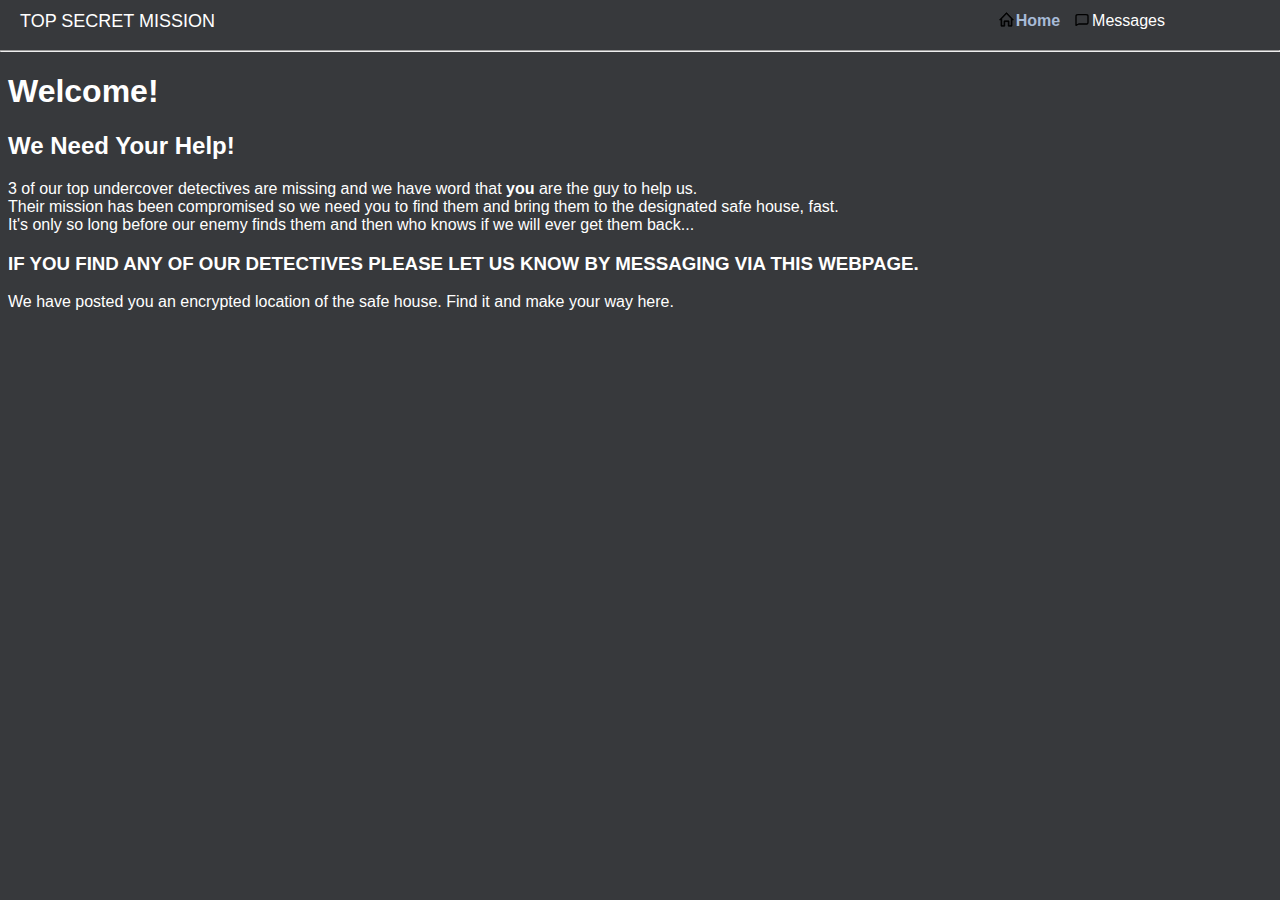
<file: index.html>
<!DOCTYPE html>
<html lang="en">
<head>
    <meta charset="UTF-8">
    <meta name="viewport" content="width=device-width, initial-scale=1.0">
    <title>£ncRpT3DW£bPaG3</title>
    <link rel="stylesheet" href="./styles.css">
    <link rel="preconnect" href="https://fonts.googleapis.com">
    <link rel="preconnect" href="https://fonts.gstatic.com" crossorigin>
    <link rel="preconnect" href="https://fonts.googleapis.com">
    <link rel="preconnect" href="https://fonts.gstatic.com" crossorigin>
    <link href="https://fonts.googleapis.com/css2?family=EB+Garamond:ital,wght@0,400..800;1,400..800&family=Jomolhari&family=Playfair:ital,opsz,wght@0,5..1200,300..900;1,5..1200,300..900&display=swap" rel="stylesheet">
</head>

<body>
<header>
    <div class="logo">
        <p>TOP SECRET MISSION</p>
    </div>
    <div class="navigation">
        <ul>
            <li class="nav-item current">
                <svg fill="#000000" height="15px" viewBox="-1.6 -1.6 35.20 35.20" version="1.1" xmlns="http://www.w3.org/2000/svg" stroke="#000000" stroke-width="1.568"><g id="SVGRepo_bgCarrier" stroke-width="0"></g><g id="SVGRepo_tracerCarrier" stroke-linecap="round" stroke-linejoin="round"></g><g id="SVGRepo_iconCarrier"> <path d="M31.772 16.043l-15.012-15.724c-0.189-0.197-0.449-0.307-0.721-0.307s-0.533 0.111-0.722 0.307l-15.089 15.724c-0.383 0.398-0.369 1.031 0.029 1.414 0.399 0.382 1.031 0.371 1.414-0.029l1.344-1.401v14.963c0 0.552 0.448 1 1 1h6.986c0.551 0 0.998-0.445 1-0.997l0.031-9.989h7.969v9.986c0 0.552 0.448 1 1 1h6.983c0.552 0 1-0.448 1-1v-14.968l1.343 1.407c0.197 0.204 0.459 0.308 0.722 0.308 0.249 0 0.499-0.092 0.692-0.279 0.398-0.382 0.411-1.015 0.029-1.413zM26.985 14.213v15.776h-4.983v-9.986c0-0.552-0.448-1-1-1h-9.965c-0.551 0-0.998 0.445-1 0.997l-0.031 9.989h-4.989v-15.777c0-0.082-0.013-0.162-0.032-0.239l11.055-11.52 10.982 11.507c-0.021 0.081-0.036 0.165-0.036 0.252z"></path> </g></svg>
                <a href="./index.html">Home</a></li>
            <li class="nav-item">
                <svg class="" height="16px" viewBox="0 0 24 24" fill="none" xmlns="http://www.w3.org/2000/svg" transform="matrix(-1, 0, 0, 1, 0, 0)"><g id="SVGRepo_bgCarrier" stroke-width="0"></g><g id="SVGRepo_tracerCarrier" stroke-linecap="round" stroke-linejoin="round"></g><g id="SVGRepo_iconCarrier"> <path d="M3 7.2C3 6.07989 3 5.51984 3.21799 5.09202C3.40973 4.71569 3.71569 4.40973 4.09202 4.21799C4.51984 4 5.0799 4 6.2 4H17.8C18.9201 4 19.4802 4 19.908 4.21799C20.2843 4.40973 20.5903 4.71569 20.782 5.09202C21 5.51984 21 6.0799 21 7.2V20L17.6757 18.3378C17.4237 18.2118 17.2977 18.1488 17.1656 18.1044C17.0484 18.065 16.9277 18.0365 16.8052 18.0193C16.6672 18 16.5263 18 16.2446 18H6.2C5.07989 18 4.51984 18 4.09202 17.782C3.71569 17.5903 3.40973 17.2843 3.21799 16.908C3 16.4802 3 15.9201 3 14.8V7.2Z" stroke="#000000" stroke-width="2" stroke-linecap="round" stroke-linejoin="round"></path> </g></svg>
                <!-- <svg class="message-alert" height="16px" fill="orangered" viewBox="0 0 24 24" fill="none" xmlns="http://www.w3.org/2000/svg" transform="matrix(-1, 0, 0, 1, 0, 0)"><g id="SVGRepo_bgCarrier" stroke-width="0"></g><g id="SVGRepo_tracerCarrier" stroke-linecap="round" stroke-linejoin="round"></g><g id="SVGRepo_iconCarrier"> <path d="M12 8V11M12 14H12.01M21 20L17.6757 18.3378C17.4237 18.2118 17.2977 18.1488 17.1656 18.1044C17.0484 18.065 16.9277 18.0365 16.8052 18.0193C16.6672 18 16.5263 18 16.2446 18H6.2C5.07989 18 4.51984 18 4.09202 17.782C3.71569 17.5903 3.40973 17.2843 3.21799 16.908C3 16.4802 3 15.9201 3 14.8V7.2C3 6.07989 3 5.51984 3.21799 5.09202C3.40973 4.71569 3.71569 4.40973 4.09202 4.21799C4.51984 4 5.0799 4 6.2 4H17.8C18.9201 4 19.4802 4 19.908 4.21799C20.2843 4.40973 20.5903 4.71569 20.782 5.09202C21 5.51984 21 6.0799 21 7.2V20Z" stroke="#000000" stroke-width="2" stroke-linecap="round" stroke-linejoin="round"></path> </g></svg> -->
                <a href="./messages.html">Messages</a></li>
        </ul>
    </div>

</header>
<hr />
<div class="main">
    <h1 class="heading">Welcome!
    </h1>

    <h2 class="heading">We Need Your Help!
    </h2>

    <p>
        3 of our top undercover detectives are missing and we have word that <strong>you</strong> are the guy to help us.
        <br/>Their mission has been compromised so we need you to find them and bring them to the designated safe house, fast.
        <br/>It's only so long before our enemy finds them and then who knows if we will ever get them back...
    </p>

    <h3 class="heading">IF YOU FIND ANY OF OUR DETECTIVES PLEASE LET US KNOW BY MESSAGING VIA THIS WEBPAGE.
    </h3>

    <p>
        We have posted you an encrypted location of the safe house. Find it and make your way here. 
    </p>
</div>   
<script>

</script>
</body>
</html>
</file>
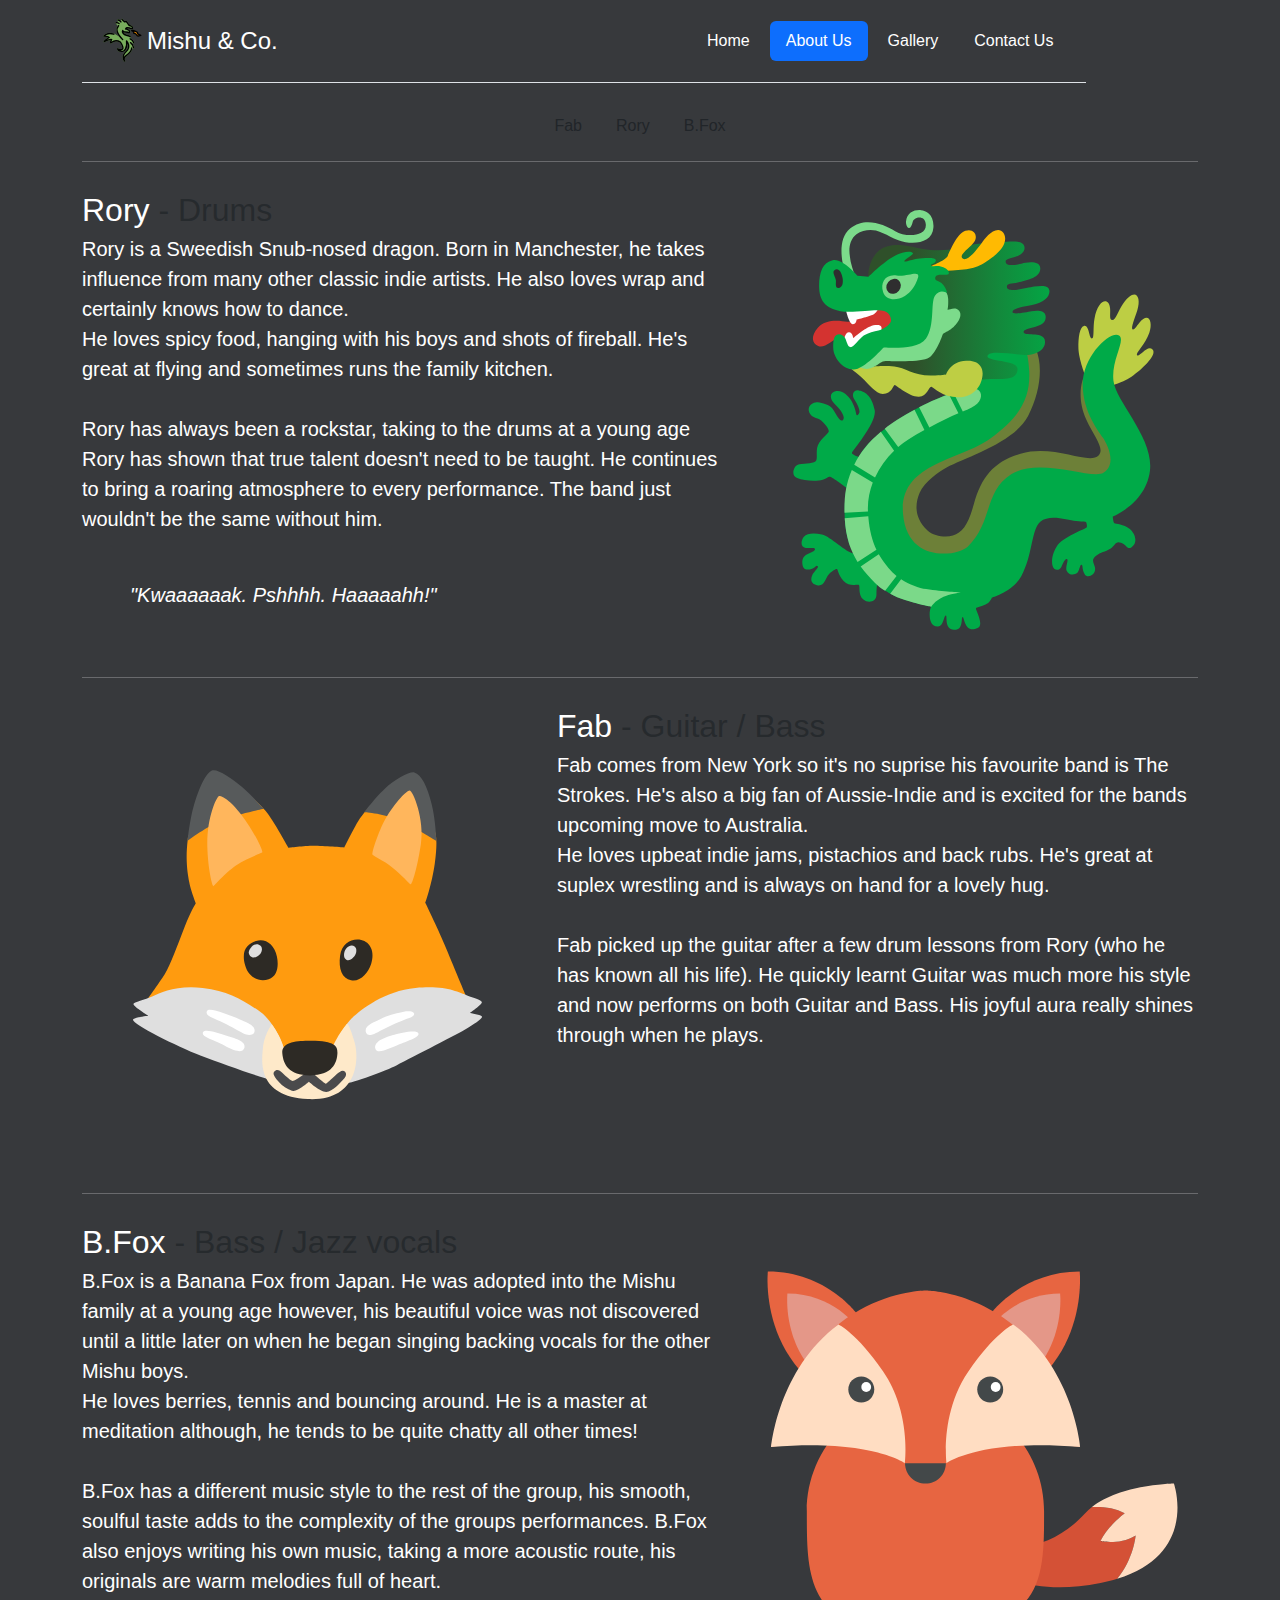
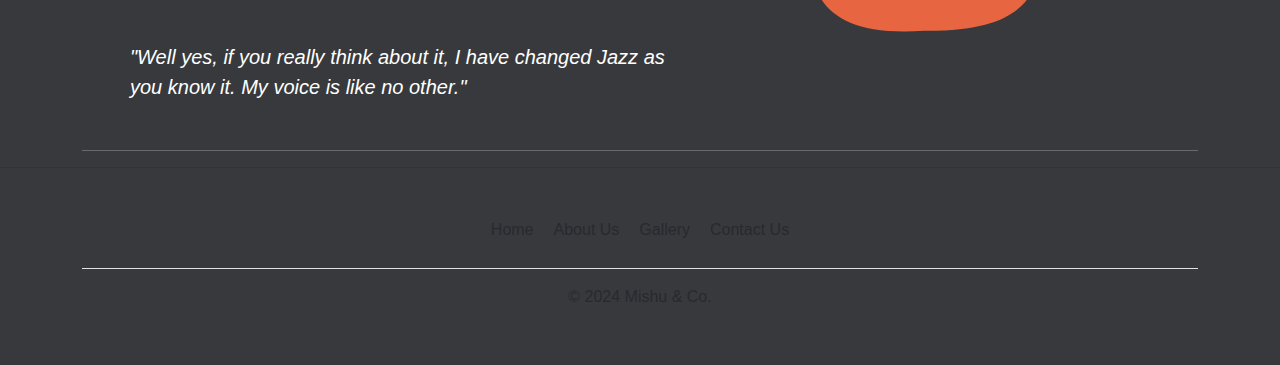
<file: boys.html>
<!DOCTYPE html>
<html lang="en">
<head>
    <meta charset="UTF-8">
    <meta name="viewport" content="width=device-width, initial-scale=1.0">
    <title>Document</title>
    <link rel="stylesheet" href="./styles.css" />
    <link href="https://cdn.jsdelivr.net/npm/bootstrap@5.3.3/dist/css/bootstrap.min.css" rel="stylesheet" integrity="sha384-QWTKZyjpPEjISv5WaRU9OFeRpok6YctnYmDr5pNlyT2bRjXh0JMhjY6hW+ALEwIH" crossorigin="anonymous">
    <script src="https://cdn.jsdelivr.net/npm/bootstrap@5.3.3/dist/js/bootstrap.bundle.min.js" integrity="sha384-YvpcrYf0tY3lHB60NNkmXc5s9fDVZLESaAA55NDzOxhy9GkcIdslK1eN7N6jIeHz" crossorigin="anonymous"></script>
    <link rel="stylesheet" href="./styles.css" />
    
    <!-- fonts -->
    <link rel="preconnect" href="https://fonts.googleapis.com">
    <link rel="preconnect" href="https://fonts.gstatic.com" crossorigin>
    <link href="https://fonts.googleapis.com/css2?family=Bebas+Neue&display=swap" rel="stylesheet">

    <link rel="preconnect" href="https://fonts.googleapis.com">
    <link rel="preconnect" href="https://fonts.gstatic.com" crossorigin>
    <link href="https://fonts.googleapis.com/css2?family=Abel&family=Bebas+Neue&family=Noto+Sans+Tamil:wght@100..900&display=swap" rel="stylesheet">
  </head>

<body>
  <!-- header -->
  <div class="container">
      <header class="d-flex flex-wrap justify-content-center py-3 mb-4 border-bottom">
        <a href="/" class="d-flex align-items-center mb-3 mb-md-0 me-md-auto link-body-emphasis text-decoration-none">
          <svg width="50px" height="50px" viewBox="0 0 72.00 72.00" id="emoji" xmlns="http://www.w3.org/2000/svg" fill="#000000" stroke="#000000"><g id="SVGRepo_bgCarrier" stroke-width="0"></g><g id="SVGRepo_tracerCarrier" stroke-linecap="round" stroke-linejoin="round"></g><g id="SVGRepo_iconCarrier"> <g id="color"> <path fill="#78ad5c" stroke="#78ad5c" stroke-linecap="round" stroke-linejoin="round" stroke-miterlimit="10" stroke-width="2" d="M46,24c-1.0833-0.5833-4-1-5.9167-0.9167C38.1667,23.1667,37,21,37,21c-0.9,1.35-0.315,2.7675,0.6007,3.9184 c1.1508,1.4463,2.8225,2.3985,4.6286,2.7916C47.7267,28.9066,48,30,48,30l-0.1945,2.8581 c3.8914,1.5502,4.6086,4.4578,4.8891,5.4505l-4.3577,0.0076c3.4697,2.4416,4.3264,7.3677,4.3264,7.3677L50,46 c-0.1667,3-3.5,7.9167-8,11s-2.25,7.75-2.25,7.75S34,58,42,51s0.5833-15,0.5833-15c1.5833,12-4.4167,14.5833-4.4167,14.5833 C30.3333,52.1667,29.75,47.25,29.75,47.25l3.75,1.4167c8.5,0.6667,0.1667-11.0833,0.1667-11.0833 C24.3333,32.1667,20,40,19.5833,38.5833c-0.4167-1.4167,1.5833-4.75,1.5833-4.75c-1.8333-1.1667-10.8333,3.0833-10.8333,3.0833 C9.6667,35.8333,17.5833,31,17.5833,31C16.1667,29,10,29,10,29s4-6,14.1667-2.8333L37,34c0,0-6.7368-6.8764-8-12 c-1.2801-5.1922,2.6184-8.4931,2-8l-3.3306-4.3319c1.9432-0.5218,3.5669,0.7807,4.1322,1.2131l-1.578-5.122 c2.5024,0.1211,3.7895,2.1179,4.2473,2.7901L36,5l3.9167,3.5c0,0,2.0833-1.5,3,0.25C43.8333,10.5,46,14,49.0833,14.5833 c3.0833,0.5833,1.5,3.9167,1.5,3.9167S46,17,44,17s-2.75,1.5833-2.75,1.5833S41,18,45,20S46,24,46,24"></path> <path fill="#ff9500" stroke="none" d="M50,21c0,0,4,2,3,4c0,0,3.3333,0,4.1667,2.5C58,30,63,28,63,28l-4.3333-2.1667c0,0,0-2.8333-1.3333-2.8333 C56,23,53,20,50,21z"></path> </g> <g id="hair"></g> <g id="skin"></g> <g id="skin-shadow"></g> <g id="line"> <path fill="none" stroke="#000000" stroke-linecap="round" stroke-linejoin="round" stroke-miterlimit="10" stroke-width="2" d="M52.6632,45.6838c0,0-0.8567-4.9261-4.3264-7.3677"></path> <path fill="none" stroke="#000000" stroke-linecap="round" stroke-linejoin="round" stroke-miterlimit="10" stroke-width="2" d="M52.6945,38.3086c-0.2805-0.9927-0.9977-3.9003-4.8891-5.4505"></path> <path fill="none" stroke="#000000" stroke-linecap="round" stroke-linejoin="round" stroke-miterlimit="10" stroke-width="2" d="M48,30c0,0-0.2733-1.0934-5.7707-2.29c-1.806-0.3931-3.4777-1.3453-4.6286-2.7916C36.685,23.7675,36.1,22.35,37,21 c0,0,1.1667,2.1667,3.0833,2.0833C42,23,44.9167,23.4167,46,24"></path> <path fill="none" stroke="#000000" stroke-linecap="round" stroke-linejoin="round" stroke-miterlimit="10" stroke-width="2" d="M46,24c0,0,3-2-1-4s-3.75-1.4167-3.75-1.4167S42,17,44,17s6.5833,1.5,6.5833,1.5s1.5833-3.3333-1.5-3.9167 C46,14,43.8333,10.5,42.9167,8.75c-0.9167-1.75-3-0.25-3-0.25L36,5"></path> <path fill="none" stroke="#000000" stroke-linecap="round" stroke-linejoin="round" stroke-miterlimit="10" stroke-width="2" d="M24.1667,26.1667C14,23,10,29,10,29s6.1667,0,7.5833,2c0,0-7.9167,4.8333-7.25,5.9167c0,0,9-4.25,10.8333-3.0833 c0,0-2,3.3333-1.5833,4.75c0.4167,1.4167,4.75-6.4167,14.0833-1c0,0,8.3333,11.75-0.1667,11.0833L29.75,47.25 c0,0,0.5833,4.9167,8.4167,3.3333c0,0,6-2.5833,4.4167-14.5833c0,0,7.4167,8-0.5833,15s-2.25,13.75-2.25,13.75S37.5,60.0833,42,57 s7.8333-8,8-11"></path> <path fill="none" stroke="#000000" stroke-linecap="round" stroke-linejoin="round" stroke-miterlimit="10" stroke-width="2" d="M31,14c0.6184-0.4931-3.2801,2.8078-2,8c1.2632,5.1236,8,12,8,12"></path> <path fill="none" stroke="#000000" stroke-linecap="round" stroke-linejoin="round" stroke-miterlimit="10" stroke-width="2" d="M34.4709,8.5493c-0.4579-0.6722-1.7449-2.669-4.2473-2.7901"></path> <path fill="none" stroke="#000000" stroke-linecap="round" stroke-linejoin="round" stroke-miterlimit="10" stroke-width="2" d="M31.8016,10.8812c-0.5653-0.4324-2.189-1.7348-4.1322-1.2131"></path> <path fill="none" stroke="#000000" stroke-linecap="round" stroke-linejoin="round" stroke-miterlimit="10" stroke-width="2" d="M50,21c0,0,4,2,3,4c0,0,3.3333,0,4.1667,2.5C58,30,63,28,63,28l-4.3333-2.1667c0,0,0-2.8333-1.3333-2.8333C56,23,53,20,50,21z"></path> </g> </g></svg>            
          
          <span class="fs-4 logo-font">Mishu & Co.</span>
        </a>
  
        <ul class="nav nav-pills">
          <li class="nav-item"><a href="./Main.html" class="nav-link" aria-current="page">Home</a></li>
          <li class="nav-item"><a href="./boys.html" class="nav-link active">About Us</a></li>
          <li class="nav-item"><a href="./gallery.html" class="nav-link">Gallery</a></li>
          <li class="nav-item"><a href="./contact.html" class="nav-link">Contact Us</a></li>
          <!-- <li class="nav-item"><a href="#" class="nav-link">placeholder</a></li> -->
        </ul>
      </header>
  </div>
  
  <!-- links to each -->
  <div class="d-flex justify-content-center gap-2">
    <a href="#about-fab" class="btn btn-fab">Fab</a>
    <a href="#about-rory" class="btn btn-rory">Rory</a>
    <a href="#about-chonk" class="btn btn-chonk">B.Fox</a>
  </div>


  </div>

  <!-- about sections -->
  <div class="container marketing">
    <!-- START THE FEATURETTES -->

    <hr class="featurette-divider">

    <!-- rory -->      
     <a id="about-rory"></a>
    <div class="row featurette bg-rory py-3" >
      <div class="col-md-7">
        <h2 class="featurette-heading fw-normal lh-1">Rory<span class="text-body-secondary"> - Drums</span></h2>
        <p class="lead">
          Rory is a Sweedish Snub-nosed dragon. Born in Manchester, he takes influence from many other classic indie artists. 
          He also loves wrap and certainly knows how to dance.
          <br/>
          He loves spicy food, hanging with his boys and shots of fireball. 
          He's great at flying and sometimes runs the family kitchen. 
          <br/><br/>
          Rory has always been a rockstar, taking to the drums at a young age Rory has shown that true talent doesn't need to be taught. 
          He continues to bring a roaring atmosphere to every performance. The band just wouldn't be the same without him. 
          <br/><br/>
          <p class="fst-italic fs-5 mx-5">"Kwaaaaaak. Pshhhh. Haaaaahh!"</p>
        </p>
      </div>
      <div class="col-md-5">
        <svg viewBox="0 0 128 128" xmlns="http://www.w3.org/2000/svg" xmlns:xlink="http://www.w3.org/1999/xlink" aria-hidden="true" role="img" class="iconify iconify--noto" preserveAspectRatio="xMidYMid meet" fill="#000000"><g id="SVGRepo_bgCarrier" stroke-width="0"></g><g id="SVGRepo_tracerCarrier" stroke-linecap="round" stroke-linejoin="round"></g><g id="SVGRepo_iconCarrier"><path d="M103.13 54.42s3.5-.66 6.57-2.96c2.75-2.06 6.77-5.88 5.4-7.32c-1.48-1.55-3.87 2.53-4.43 1.55c-.37-.65 2.32-2.89 3.52-6.34c1.07-3.07-.15-6.11-2.89-2.75c-.85 1.04-1.49 2.17-1.9 1.76c-.44-.44.61-3 1.38-5.39c1.29-4.04-.68-6.72-4.05-1.83c-1.44 2.08-2.09 4.82-3.17 4.62c-.77-.14-.38-1.7-.51-3.25c-.27-3.23-3.36-2.87-4.42 2.83c-.47 2.52-.06 5.43-.63 5.63c-.99.35-.77-3.94-2.39-3.52c-1.18.31-1.62 3.24-1.55 6.34s2.04 8.09 2.04 8.09l2.75 5l4.28-2.46z" fill="#bdce44"></path><path d="M95.46 52.19s-2.21 5.16.82 11.8c2.21 4.85 5.37 8.27 3.5 10.21c-2.77 2.86-12.53-3.33-22.15-.49c-7.49 2.21-11.06 6.47-13.24 14.29c-1.63 5.85-3.24 8.12-5.96 8.92c-2.12.62-5.44.16-7.2-1.45c-3.72-3.42-3.63-7.37-2.23-10.69c1.31-3.11 5.64-6.15 7.65-7.19c5.56-2.89 19.22-7.11 23.09-14.5c3.45-6.59 4.36-14.15 2.25-19.08c-2.11-4.93-5.49-3.17-5.49-3.17l.77 11.68L63.83 66.6L44.47 79.83L41.8 93.91l6.76 11.4l13.94-1.06l14.22-21.4l13.73-.99l13.02-.7l4.93-13.8l-12.94-15.17z" fill="#6d8038"></path><path d="M105.59 40.13c-2.32-1.57-10.23 5.63-10.3 13.73c-.07 8.09 4.81 13.8 5.8 15.42s4.11 7.3.07 9.85c-3.24 2.06-18.37-4.58-26.19.42c-7.81 5-5.16 13.59-12.34 20.53c-2.69 2.61-17.15 5.02-18.35-9.34s16.19-15.06 24.78-21.33c8.59-6.26 11.33-11.54 11.05-18.93c-.28-7.39-2.46-9.71-2.46-9.71l-13.8 5.63l-6.34 10.28s-8.27 3.03-15.58 7.95c-8.61 5.8-10.14 10-10.14 10s-2.02-.63-2.02-1.13s7.09-8.57 6.48-12.11c-.75-4.34-3.14-5.51-4.55-5.65c-1.41-.14-2.21 1.08-1.17 2.67c1.03 1.6 1.55 3 1.36 3.61c-.19.61-.81 1.25-.94.19c-.14-1.17-.99-3.17-1.6-3.99c-.5-.67-2.06-2.63-3.99-2.3s-2.06 2.16-.47 3.66c1.6 1.5 3.14 3.61 2.35 4.55c-.8.94-2.11-2.09-2.96-3.21c-.84-1.13-2.93-1.56-4.18-1.81c-1.31-.26-3.47 1.19-2.21 3.28c.94 1.55 2.21.8 3.75 2.44s1.6 2.25 1.55 2.67c-.05.42-2.96 2.58-3.28 4.55c-.33 1.97.23 3.19-.52 3.89c-.75.7-3.94.56-4.97.89c-1.03.33-2.16 2.96-.19 3.8c1.97.84 5.58.99 7.27.47c1.23-.38 1.6-.94 2.11-.84c.52.09 4.6 3.1 4.6 3.1s-.58 4.34-.49 8.02c.12 4.79 1.55 8.54 1.55 8.54s1.43 2.04.82 2.02c-1.74-.07-6.48-4.79-8.82-5.3c-2.35-.52-4.22-.37-5.12.66c-.82.94-1.12 3.01.52 3.14c1.79.14 2.63-.23 2.63.42c0 .43-.58.78-1.74 1.17c-1.67.56-2.14 1.89-1.74 3.52c.38 1.53 2.49 1.08 3.1.61s.84-.94 1.17-.52c.33.42-1.11 1.5-1.55 2.49c-.89 1.99.36 2.85 1.69 2.96c1.83.14 2.11-2.21 2.96-3.1c.84-.89 1.92-1.6 2.3-1.55c.38.05.23 1.55 1.92 3.38c1.69 1.83 3.99.8 4.36 1.13s-.28 2.77 1.17 4.08s3.8.75 3.8-1.27s.19-2.86.19-2.86s2.84 2.49 6.55 3.8c3.71 1.31 8.78 2.42 8.78 2.42s-.51.91-.4 2.7c.05.73.21 2.96 2.37 2.91c1.55-.03 1.62-3 2.18-3.1c.56-.09-.54 3.87 2.32 4.06c2.86.19 1.95-3.54 2.46-3.64c.52-.09.53 4.84 4.27 3.14c1.97-.89-.66-5.24-.47-5.63c.12-.23 1.97-.52 3.19-1.31c.81-.53 1.31-1.69 1.31-1.69s5.91-1.67 8.35-6.08c3.33-6.02 2.77-13.16 5.4-15.46c2.63-2.3 7.7-.47 10.14-.19c2.44.28 2.67.19 2.82.28c.14.09.42 1.22.19 1.55c-.23.33-6.9 2.72-8.49 5.4c-1.6 2.67-1.37 4.58-1.22 5.3c.33 1.55 1.85 1.76 2.53.47c.67-1.27 1.03-2.39 1.6-2.21c.56.19-.54 2.29-.09 3.28c.66 1.45 2.3 1.22 2.96.7c.66-.52.82-2.58 1.29-2.35c.47.23 0 1.13.87 2.65c.77 1.35 3.31.12 2.93-1.88c-.23-1.22-1.24-2.14.21-3.31s2.63-1.13 4.13-2.06c1.5-.94 1.36-2.3 3.05-1.69c1.69.61 1.74 2.14 3 1.27c1.9-1.31.99-3.94-.61-5.21s-3.94-1.41-4.27-1.55c-.33-.14-.47-1.92-.47-1.92s9.48-3.71 10.56-13.05S104.7 59.07 104 53.02c-.68-6.01 3.62-11.52 1.59-12.89z" fill="#00aa48"></path><path d="M40.64 113.46c1.28.69 2.64 1.29 3.97 1.73c3.82 1.26 7.7 1.97 7.7 1.97s.8-1.64 3.47-2.86c1.51-.69 4.79-1.22 4.79-1.22s-4.83-.14-9.71-.94c-2.1-.34-4.73-1.24-7.12-2.82l-3.1 4.14z" fill="#7bd989"></path><path d="M51.75 66.25c3.05-1.62 5.98-3 8.26-3.99l-2.72-5.43c-2.17.75-5 1.91-8.44 3.71l2.9 5.71z" fill="#7bd989"></path><path d="M36.34 80.43c1.34-2.89 3.25-5.47 5.41-7.57l-3.76-5.36c-3.48 2.91-5.93 6.02-7.56 9.32l5.91 3.61z" fill="#7bd989"></path><path d="M29.75 78.3c-1.68 4.04-2.17 7.32-2.08 12.2l6.66-.38c-.14-2.87.39-5.64 1.37-8.21l-5.95-3.61z" fill="#7bd989"></path><path d="M32.26 105.7c1.19 1.64 2.55 3.12 4 4.61c.77.79 1.79 1.59 2.95 2.32l3.24-4.23c-.83-.66-1.6-1.41-2.3-2.26c-.96-1.17-1.9-2.41-2.75-3.9l-5.14 3.46z" fill="#7bd989"></path><path d="M31.38 104.41c-1.97-3.11-3.34-6.88-3.65-12.36l6.69-.61c.33 4.15 1.19 7.13 2.32 9.5l-5.36 3.47z" fill="#7bd989"></path><path d="M42.91 71.8c.93-.8 1.9-1.52 2.88-2.13c1.49-.93 3.03-1.83 4.57-2.67l-2.82-5.76c-1.48.81-3.32 1.83-5.01 2.89c-1.33.84-2.53 1.69-3.42 2.47l3.8 5.2z" fill="#7bd989"></path><path d="M61.24 61.73c.46-.19.88-.36 1.25-.51c3.38-1.31 4.41-3.33 3.75-4.88c-.66-1.55-3.24-1.17-3.85-.94c-.25.09-1.54.29-3.79.99l2.64 5.34z" fill="#7bd989"></path><linearGradient id="IconifyId17ecdb2904d178eab7802" gradientUnits="userSpaceOnUse" x1="88.642" y1="32.751" x2="46.971" y2="33.877"><stop offset="0" stop-color="#01ab46"></stop><stop offset=".396" stop-color="#128a3c"></stop><stop offset="1" stop-color="#2f502a"></stop></linearGradient><path d="M34.43 24.11s-.42-5.3 3.14-8.12c3.57-2.82 9.2-.94 12.29-.38s7.13.47 10.04-.19c2.91-.66 4.04-1.22 5.82-1.31s4.36-.28 6.62-.47c1.91-.16 5.73-.66 6.34 1.13c.46 1.33-.84 2.67-2.91 3.19c-2.06.52-2.67.75-2.25 1.69s3.85.33 4.6.09c.75-.23 5.12-1.13 5.12 1.41s-3.57 3.28-5.87 3.85c-2.3.56-3.7.23-3.61 1.41c.14 1.88 6.01.09 7.79-.14c1.78-.23 4.04-.56 4.27 1.13s-1.55 3.52-4.93 4.08s-5.58 1.13-5.54 2.02s4.2-.02 5.4-.23c1.55-.28 3.75-.32 3.99 1.27c.56 3.75-6.1 3.1-6.24 4.6c-.13 1.34 5.3-.09 5.96 2.11c.66 2.21-1.41 4.13-4.69 4.41c-2.28.2-10.09-1.36-11.31-.05s2.96 1.61 4.36 1.92c1.88.42 5.02.66 3.61 3.52c-.92 1.88-4.36 1.36-6.87 1.48s-6.97.4-6.97.4l-10.04.47l-8.4-.99l-5.3-1.97l-4.04-1.69l-1.27-1.36l11.68-14.41l-10.79-8.87z" fill="url(#IconifyId17ecdb2904d178eab7802)"></path><path d="M66.88 50.8c0 3.25-2.22 6.86-6.83 6.9c-4.61.04-6.97-2.78-7.71-2.99s-.99 2.67-3.55 2.82c-2.57.14-6.37-3.2-6.86-3.31c-.49-.11-.63 2.53-3.41 2.53c-1.94 0-4.19-3.03-5.67-4.4s-4.12-3.38-4.12-3.38h7.46s2.5-.28 5.63 0c3.04.27 5.53 2.67 10.56 2.57c2.82-.06 4.15-.32 4.15-.32s1.02-3.68 5.67-3.91c4.33-.21 4.68 2.75 4.68 3.49z" fill="#bece44"></path><path d="M51.49 20.75s4.86-1.85 5.47-3.17c.61-1.31 2.53-6.24 5.02-7.13c2.49-.89 3.94 1.6 2.21 3.52s-4.27 3.52-2.86 4.41s4.5-3.47 5.3-4.5s2.63-3.71 4.69-3.66c2.06.05 3.34 3.58-.61 6.85c-4.08 3.38-6.1 4.18-10.79 4.5c-4.69.33-6.95.63-6.95.63l-1.48-1.45z" fill="#ffba02"></path><path d="M27.48 20.96s-2.35-7.79 1.78-11.17s9.53-1.27 12.81.75c3.01 1.85 8.9 1.54 8.68-1.88c-.19-2.96-3.44-2.13-3.71-.8c-.23 1.17-.73 1.92-1.17 1.78c-.5-.15-.81-1.16-.75-1.78c.23-2.67 2.49-3.47 4.27-3.28c1.4.15 3.75 1.17 3.52 4.93s-4.15 4.81-7.93 4.18c-2.99-.5-5.68-2.58-8.39-3.31c-1.66-.44-4-.08-5.43.96c-1.67 1.22-2.11 3.15-2.1 4.74c.01 1.01.2 1.94.29 2.63c.21 1.57 1.97 6.34 1.97 6.34l-3.84-4.09z" fill="#7cdb8b"></path><path d="M54.61 26.5s2.39.52 2.49 3.28s-.33 3-.09 3.1s2.16-1.03 3.19.28c1.3 1.66-1.03 4.36-2.35 5.26c-1.31.89-2.11 1.03-2.3 1.45c-.19.42-1.96 5.87-4.36 6.85c-2.77 1.13-10.75.66-11.83.66s-2.16 1.06-3.17 1.58s-1.99.86-3.17.57c-1.17-.28-2.96-1.6-2.96-1.6L54.61 26.5z" fill="#7cdb8b"></path><path d="M38.61 38.79l2.86.14l1.45-5.12s-3.99-1.36-5.4-1.08s-4.46 1.45-5.44 1.97c-.99.52-1.78 1.83-3.66 1.55c-1.88-.28-5.91-1.03-8.31 1.69c-2.07 2.36-1.69 4.36.09 5.21c1.78.84 4.04-1.83 5.49-2.06c1.45-.23 3.66.8 3.66.8l9.26-3.1z" fill="#d43330"></path><path d="M28.05 32.88s.89 4.08 1.97 4.08s1.08-1.31 1.08-1.31s4.13-1.08 4.93-1.55c.8-.47 1.78-2.39 1.78-2.39l-7.32-.52l-2.44 1.69z" fill="#ffffff"></path><path d="M27.95 44s-.84-1.83-.52-2.63c.33-.8.61-2.25 1.55-2.16c1.03.1 1.17 1.69 1.17 1.69s2.72-2.49 4.83-3.33c1.13-.45 3.05-.61 3.19.28c.14.89-.52 3.43-.52 3.43L27.95 44z" fill="#ffffff"></path><path d="M24.86 40.62c-.35.64-.66 3-.09 4.69c.56 1.69 2.44 4.32 5.35 4.5s8.31-6.01 8.63-6.19c.33-.19 9.48 1.03 12.06-2.63s1.23-10.1 2.53-12.11c1.41-2.16 3.47-.75 3.47-.75s-.23-1.5-1.27-2.53c-1.03-1.03-2.49-.84-2.06-2.06c.42-1.22 3.61-.09 3.8-.99c.19-.89-1.09-1.79-2.55-2.06c-.69-.13-2.43.19-2.52-.23c-.09-.42 1.36-.47 1.41-1.45c.05-.99-3.71-.61-5.26-.42c-1.55.19-3.57 1.08-3.71.7c-.14-.38 2.53-1.78 2.44-2.25s-2.21-.89-5.35.8c-3.14 1.69-7.23 5.82-7.23 5.82l-3.1-.23s-4.32-5.11-7.09-4.46c-2.92.69-3.89 3.52-3.85 7.51s1.74 6.19 6.05 6.99c2.44.45 8.78-.22 10.09-.28c3.43-.16 4.08 1.36 4.27 2.67s-2.35 2.77-3.57 3.05s-2.86.56-4.18 1.45c-1.31.89-2.82 3.38-3.71 3.33c-.89-.05-1.08-1.6-1.55-2.53c-.43-.95-2.17-1.88-3.01-.34z" fill="#02ab47"></path><path d="M48.61 23.45c-.04.39-1.09 3.94-3.8 5.49c-2.71 1.55-5.46 1.09-6.19-1.16c-.82-2.51.56-5.1 3.84-4.65c2.96.42 6.36-1.55 6.15.32z" fill="#79da89"></path><ellipse transform="rotate(-51.325 41.611 26.215)" cx="41.61" cy="26.21" rx="2.24" ry="1.94" fill="#2f2e2f"></ellipse><path d="M24.74 21.69c-.62.56.42 1.98.49 2.79s-.31 2.28.75 2.21c1.06-.07 1.38-1.31 1.16-2.75c-.3-1.94-1.31-3.24-2.4-2.25z" fill="#2f2e2f"></path></g></svg>
        <!-- <svg class="bd-placeholder-img bd-placeholder-img-lg featurette-image img-fluid mx-auto" width="500" height="500" xmlns="http://www.w3.org/2000/svg" role="img" aria-label="Placeholder: 500x500" preserveAspectRatio="xMidYMid slice" focusable="false"><title>Placeholder</title><rect width="100%" height="100%" fill="var(--bs-secondary-bg)"></rect><text x="50%" y="50%" fill="var(--bs-secondary-color)" dy=".3em">500x500</text></svg> -->
      </div>
    </div>

    <hr class="featurette-divider">

    <!-- fab -->
    <a id="about-fab"></a>
    <div class="row featurette bg-fab py-3" >
      <div class="col-md-7 order-md-2">
        <h2 class="featurette-heading fw-normal lh-1">Fab<span class="text-body-secondary"> - Guitar / Bass</span></h2>
        <p class="lead">
          Fab comes from New York so it's no suprise his favourite band is The Strokes. 
          He's also a big fan of Aussie-Indie and is excited for the bands upcoming move to Australia. 
          <br/>
          He loves upbeat indie jams, pistachios and back rubs.
          He's great at suplex wrestling and is always on hand for a lovely hug.
          <br/><br/>
          Fab picked up the guitar after a few drum lessons from Rory (who he has known all his life). 
          He quickly learnt Guitar was much more his style and now performs on both Guitar and Bass.
          His joyful aura really shines through when he plays. 
        </p>
      </div>
      <div class="col-md-5 order-md-1">
        <svg viewBox="-12.8 -12.8 153.60 153.60" xmlns="http://www.w3.org/2000/svg" xmlns:xlink="http://www.w3.org/1999/xlink" aria-hidden="true" role="img" class="iconify iconify--noto" preserveAspectRatio="xMidYMid meet" fill="#000000"><g id="SVGRepo_bgCarrier" stroke-width="0"></g><g id="SVGRepo_tracerCarrier" stroke-linecap="round" stroke-linejoin="round"></g><g id="SVGRepo_iconCarrier"><path d="M45.83 104.96l32.52 4.5l39.84-24.35s-4.93-11.83-7.46-17.88s-6.62-14.36-6.62-14.36s2.23-6.07 3.24-13.37c1.17-8.49.14-10.65.14-10.65l-21.21-9.67s-3.14 2.3-5.96 7.51s-3.8 7.32-3.8 7.32s-7.18-.56-10.42-.56s-8.59.7-8.59.7s-5.07-9.29-7.74-12.53s-6.85-6.38-6.85-6.38s-18.86 9.39-19.71 16.14s-.05 11.5.52 14.45c.56 2.96 2.25 7.18 2.25 7.18s-1.69 2.53-3.94 8.31s-4.79 12.81-6.62 15.77c-1.83 2.96-6.76 9.71-6.76 9.71l37.17 18.16z" fill="#ff9b0f"></path><path d="M31.66 7.73c-2.02.56-4.41 5.16-6.57 12.76c-1.14 4.01-1.97 11.36-1.97 11.36s6.66-5.16 12.58-7.32s13.42-3.66 13.42-3.66s-3.45-3.94-7.51-7.51c-3.51-3.09-8.21-6.11-9.95-5.63z" fill="#575a5b"></path><path d="M100.36 8.48c-1.46-.39-6.49 2.18-10.04 5.54S83.37 22 83.37 22s7.13.28 13.61 3.57c6.48 3.28 10.89 6.19 10.89 6.19s-.14-6.74-1.6-12.58c-1.5-6.01-3.47-10.04-5.91-10.7z" fill="#575a5b"></path><path d="M33.73 16.55c-.66.38-4.1 7.11-3.85 17.18c.19 7.51 1.69 13.51 2.06 13.51c.19 0 3.84-4.33 7.7-7.04c3.86-2.71 8.82-4.19 8.96-4.52c.28-.66-2.86-7.21-7.08-12.74s-7.14-6.76-7.79-6.39z" fill="#ffb65c"></path><path d="M86.1 36.45c-.21-.96 2.44-9.1 5.16-13.42s6.57-8.63 7.6-8.45c1.03.19 5.07 9.67 3.75 18.3c-1.31 8.63-3 13.61-3.47 13.7c-.26.05-3.04-3.25-6.48-5.91c-2.86-2.22-6.48-3.84-6.56-4.22z" fill="#ffb65c"></path><path d="M4.73 87.41c-.15-.74 3.85-1.41 6.57-2.72c2.72-1.31 8.35-3.85 16.99-2.82c8.63 1.03 12.97 3.63 19.15 7.79c6.19 4.18 8.92 13.98 8.92 13.98l14.17 3s4.93-11.03 8.54-14.45c3.03-2.88 11.2-9.36 21.68-10.32c10.23-.94 14.36 1.31 17.83 2.63c2.4.91 4.5 1.41 4.79 2.16c.28.75-4.13 3.75-4.13 3.75s4.13.66 4.22 1.22c.14.84-3.1 2.72-5.35 4.13s-18 9.47-23.84 12.48c-3.1 1.6-15.49 6.19-17.36 6.1c-1.88-.09-23.84-1.13-25.34-1.22c-1.5-.09-16.24-5.26-23.84-8.17c-8.43-3.22-23.54-10.88-23.18-12.29c.19-.75 5.35-1.31 5.35-1.31s-4.99-3-5.17-3.94z" fill="#dfdfdf"></path><path d="M64.13 119.7c16.97.83 17.64-13.42 15.86-19.52c-1.78-6.1-2.53-6.1-2.53-6.1s-3.61 4.18-5.44 9.39c-.57 1.63-15.67.19-15.67.19s-.75-3-2.16-5.73c-.93-1.8-2.35-3.71-2.35-3.71s-2.53 3.43-3 8.02c-.47 4.6-1.97 16.61 15.29 17.46z" fill="#fee9c9"></path><path d="M52.59 110.45c-.75.86 1.27 3.03 2.25 4.01c.99.99 3.1 2.35 4.36 2.46c1.55.14 5.28-3.1 5.28-3.1s3.82 3.54 5.94 3.47c2.11-.07 4.69-3.05 5.61-4.04c.56-.61 1.67-1.75.77-2.82c-.77-.92-1.94-.04-2.89.84c-1.96 1.84-3.4 3.19-3.66 3.24c-.42.07-5.49-4.58-5.49-4.58s-4.86 3.66-5.77 3.66c-.55 0-2.24-1.53-3.59-2.82c-.87-.8-1.82-1.45-2.81-.32z" fill="#4a4a4c"></path><path d="M64.7 99.82c-3.66.03-9.64.21-9.29 4.22c.35 4.01 2.32 7.67 9.57 7.6s9.08-3.87 9.22-7.67c.08-2.25-.77-4.22-9.5-4.15z" fill="#2d2a25"></path><path d="M45.9 96.94c-.33.99-2.11 1.27-3.87.35c-1.76-.92-5-2.82-7.74-4.08c-2.3-1.06-4.86-1.69-4.65-3.17c.21-1.48 3.17-.42 5.63.35s7.53 2.89 8.59 3.52c1.06.63 2.54 1.55 2.04 3.03z" fill="#ffffff"></path><path d="M36.19 98.06c-2.76-.87-7.62-2.61-7.88-.84c-.21 1.41 4.01 2.4 6.76 3.94c2.39 1.34 6.65 3.64 7.46 1.06c.7-2.26-3.67-3.31-6.34-4.16z" fill="#ffffff"></path><path d="M83.98 97.15c.78 1.76 3.4-.01 6.05-1.34c3.1-1.55 7.18-3.31 8.38-3.66c1.2-.35 2.11-.84 1.9-1.62c-.21-.77-2.1-.86-3.52-.56c-2.04.42-5.35 1.13-8.24 2.6c-1.81.93-5.62 2.18-4.57 4.58z" fill="#ffffff"></path><path d="M87.15 102.64c.62 2.07 5.56-.49 7.95-1.48s7.11-2.53 6.69-3.8c-.48-1.43-6.48-.02-8.17.42c-2.39.63-7.31 2.04-6.47 4.86z" fill="#ffffff"></path><path d="M85.67 73.71c-.99 2.96-3.71 6.22-6.83 5.56s-4.36-3.87-3.73-8.45c.59-4.27 4.06-5.94 7.18-5.28s4.75 4.07 3.38 8.17z" fill="#2d2a25"></path><path d="M53.6 71.25c.6 3.06.27 6.66-2.84 7.67c-3.11 1-6.82-.39-8.03-4.85c-1.34-4.94.65-7.19 3.76-8.19c3.12-1.01 6.27 1.13 7.11 5.37z" fill="#2d2a25"></path><path d="M48.02 67.51c.86.86.35 2.39-.49 3.17c-.51.47-2.11 1.55-3.17.14c-.78-1.04-.21-2.18.7-3.1c.91-.91 2.18-.98 2.96-.21z" fill="#dfdfdf"></path><path d="M80.04 67.72c.98.71.64 2.46-.07 3.36c-.43.55-1.93 2.17-3.1.86c-.63-.71-.56-2.33.19-3.38c.76-1.04 2.09-1.47 2.98-.84z" fill="#dfdfdf"></path></g></svg>
        <!-- <svg class="bd-placeholder-img bd-placeholder-img-lg featurette-image img-fluid mx-auto" width="500" height="500" xmlns="http://www.w3.org/2000/svg" role="img" aria-label="Placeholder: 500x500" preserveAspectRatio="xMidYMid slice" focusable="false"><title>Placeholder</title><rect width="100%" height="100%" fill="var(--bs-secondary-bg)"></rect><text x="50%" y="50%" fill="var(--bs-secondary-color)" dy=".3em">500x500</text></svg> -->
      </div>
    </div>

    <hr class="featurette-divider">

      <!-- bfox -->
      <a id="about-chonk"></a>
    <div class="row featurette bg-chonk py-3">
      <div class="col-md-7">
        <h2 class="featurette-heading fw-normal lh-1">B.Fox<span class="text-body-secondary"> - Bass / Jazz vocals</span></h2>
        <p class="lead">
          B.Fox is a Banana Fox from Japan. 
          He was adopted into the Mishu family at a young age however, his beautiful voice was not discovered until a little later on when he began singing backing vocals for the other Mishu boys.
          <br/>
          He loves berries, tennis and bouncing around.
          He is a master at meditation although, he tends to be quite chatty all other times!
          <br/><br/>
          B.Fox has a different music style to the rest of the group, his smooth, soulful taste adds to the complexity of the groups performances. 
          B.Fox also enjoys writing his own music, taking a more acoustic route, his originals are warm melodies full of heart. 
          <br/><br/>
          <p class="fst-italic fs-5 mx-5">"Well yes, if you really think about it, I have changed Jazz as you know it. My voice is like no other."</p>
        </p>
      </div>
      <div class="col-md-5">
        <svg version="1.1" id="Capa_1" xmlns="http://www.w3.org/2000/svg" xmlns:xlink="http://www.w3.org/1999/xlink" viewBox="-6.06 -6.06 133.22 133.22" xml:space="preserve" fill="#000000"><g id="SVGRepo_bgCarrier" stroke-width="0"></g><g id="SVGRepo_tracerCarrier" stroke-linecap="round" stroke-linejoin="round"></g><g id="SVGRepo_iconCarrier"> <g> <g> <g> <g> <g> <path style="fill:#D45136;" d="M63.298,84.602c9.878,8.14,22.859,2.689,30.54-5.806c0.601-0.664,1.281-1.26,1.999-1.828 c3.252-0.153,6.785,0.214,9.682,1.828c0,0-5.193,3.922-7.167,8.226c0,0,5.823,1.186,10.396-1.694c0,0-0.574,6.88-5.447,12.828 c-1.525,0.467-3.165,0.883-4.948,1.236c-30.029,5.917-38.67-11.149-38.67-11.149L63.298,84.602z"></path> </g> </g> <g> <g> <path style="fill:#ffddc2;" d="M98.352,87.022c1.974-4.304,7.167-8.226,7.167-8.226c-2.897-1.614-6.43-1.981-9.682-1.828 c8.477-6.694,24.205-6.947,24.205-6.947s7.367,20.744-16.741,28.135c4.874-5.948,5.447-12.828,5.447-12.828 C104.175,88.208,98.352,87.022,98.352,87.022z"></path> </g> </g> </g> <path style="fill-rule:evenodd;clip-rule:evenodd;fill:#E76541;" d="M81.692,78.792c0,19.177,0,34.936-34.723,34.722h-0.635 c-34.722,2.381-34.722-15.545-34.722-34.722v-0.566c0-19.176,15.545-34.721,34.722-34.721h0.635 c19.176,0,34.723,15.545,34.723,34.721V78.792z"></path> </g> <g> <g> <g> <path style="fill-rule:evenodd;clip-rule:evenodd;fill:#E76541;" d="M65.785,20.027c0,0,9.023-12.653,26.426-12.653 c0,0,1.751,16.41-9.369,29.097"></path> <path style="fill-rule:evenodd;clip-rule:evenodd;fill:#E49788;" d="M65.946,23.724c0,0,6.994-9.809,20.485-9.809 c0,0,1.357,12.721-7.264,22.555"></path> </g> <g> <path style="fill-rule:evenodd;clip-rule:evenodd;fill:#E76541;" d="M26.527,20.027c0,0-9.023-12.653-26.427-12.653 c0,0-1.751,16.41,9.37,29.097"></path> <path style="fill-rule:evenodd;clip-rule:evenodd;fill:#E49788;" d="M26.366,23.724c0,0-6.994-9.809-20.485-9.809 c0,0-1.357,12.721,7.264,22.555"></path> </g> </g> <g> <path style="fill-rule:evenodd;clip-rule:evenodd;fill:#E76541;" d="M46.65,12.98c0,0-36.619,0-45.561,46.228 c0,0,34.206-6.913,45.562,10.813c9.225-15.88,45.56-10.813,45.56-10.813C83.269,12.98,46.65,12.98,46.65,12.98z"></path> <path style="fill-rule:evenodd;clip-rule:evenodd;fill:#ffddc2;" d="M20.929,23.015c0,0,5.352,2.384,13.23,13.881 c8.368,12.214,6.463,27.1,6.463,27.1s-10.153-7.33-39.533-4.787C1.089,59.208,3.075,36.257,20.929,23.015z"></path> <path style="fill-rule:evenodd;clip-rule:evenodd;fill:#ffddc2;" d="M72.558,23.015c0,0-5.353,2.384-13.23,13.881 c-8.368,12.214-6.464,27.1-6.464,27.1s10.153-7.33,39.534-4.787C92.397,59.208,90.412,36.257,72.558,23.015z"></path> </g> <g> <g> <g> <circle style="fill-rule:evenodd;clip-rule:evenodd;fill:#434849;" cx="65.784" cy="42.24" r="3.832"></circle> <circle style="fill-rule:evenodd;clip-rule:evenodd;fill:#FFFFFF;" cx="67.393" cy="41.501" r="1.447"></circle> </g> <g> <circle style="fill-rule:evenodd;clip-rule:evenodd;fill:#434849;" cx="27.701" cy="42.24" r="3.832"></circle> <circle style="fill-rule:evenodd;clip-rule:evenodd;fill:#FFFFFF;" cx="29.149" cy="41.501" r="1.447"></circle> </g> </g> <path style="fill-rule:evenodd;clip-rule:evenodd;fill:#434849;" d="M52.678,63.996c0,3.327-2.698,6.026-6.026,6.026 c-3.33,0-6.028-2.699-6.028-6.026"></path> </g> </g> </g> </g></svg>
        <!-- <svg class="bd-placeholder-img bd-placeholder-img-lg featurette-image img-fluid mx-auto" width="500" height="500" xmlns="http://www.w3.org/2000/svg" role="img" aria-label="Placeholder: 500x500" preserveAspectRatio="xMidYMid slice" focusable="false"><title>Placeholder</title><rect width="100%" height="100%" fill="var(--bs-secondary-bg)"></rect><text x="50%" y="50%" fill="var(--bs-secondary-color)" dy=".3em">500x500</text></svg> -->
      </div>
    </div>

    <hr class="featurette-divider">

    <!-- /END THE FEATURETTES -->

  </div>


  <hr class="featurette-divider">
  <!-- footer -->
  <div class="container mt-4">
    <footer class="py-3 my-4">
      <ul class="nav justify-content-center border-bottom pb-3 mb-3">
        <li class="nav-item"><a href="./Main.html" class="nav-link px-2 text-body-secondary">Home</a></li>
        <li class="nav-item"><a href="./boys.html" class="nav-link px-2 text-body-secondary">About Us</a></li>
        <li class="nav-item"><a href="./gallery.html" class="nav-link px-2 text-body-secondary">Gallery</a></li>
        <li class="nav-item"><a href="./contact.html" class="nav-link px-2 text-body-secondary">Contact Us</a></li>
        <!-- <li class="nav-item"><a href="#" class="nav-link px-2 text-body-secondary">Gallery</a></li> -->
      </ul>
      <p class="text-center text-body-secondary">© 2024 Mishu & Co.</p>
    </footer>
  </div>




</body>
</html>
</file>
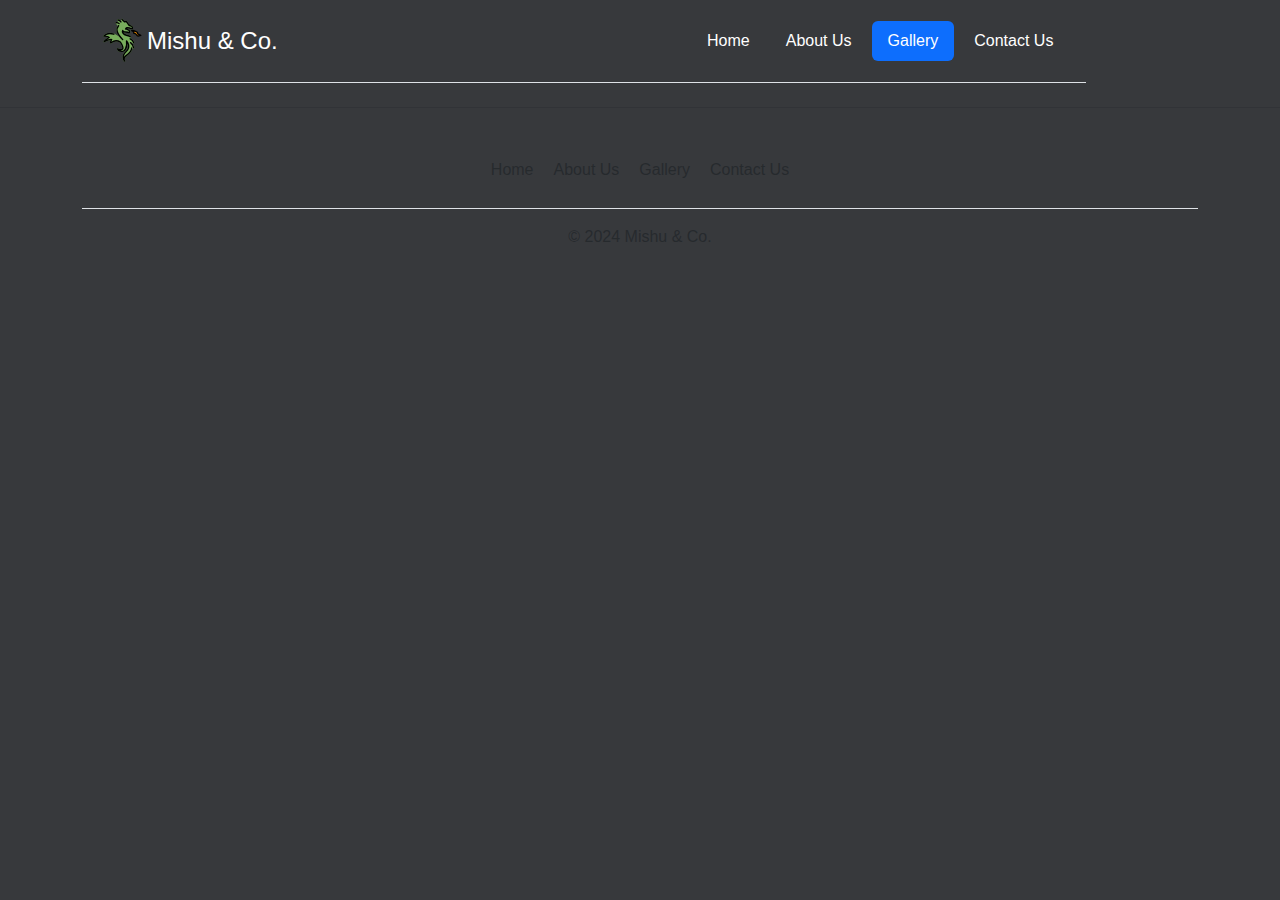
<file: gallery.html>
<!DOCTYPE html>
<html lang="en">
<head>
    <meta charset="UTF-8">
    <meta name="viewport" content="width=device-width, initial-scale=1.0">
    <title>Document</title>
    <link rel="stylesheet" href="./styles.css" />
    <link href="https://cdn.jsdelivr.net/npm/bootstrap@5.3.3/dist/css/bootstrap.min.css" rel="stylesheet" integrity="sha384-QWTKZyjpPEjISv5WaRU9OFeRpok6YctnYmDr5pNlyT2bRjXh0JMhjY6hW+ALEwIH" crossorigin="anonymous">
    <script src="https://cdn.jsdelivr.net/npm/bootstrap@5.3.3/dist/js/bootstrap.bundle.min.js" integrity="sha384-YvpcrYf0tY3lHB60NNkmXc5s9fDVZLESaAA55NDzOxhy9GkcIdslK1eN7N6jIeHz" crossorigin="anonymous"></script>
    <link rel="stylesheet" href="./styles.css" />
    
    <!-- fonts -->
    <link rel="preconnect" href="https://fonts.googleapis.com">
    <link rel="preconnect" href="https://fonts.gstatic.com" crossorigin>
    <link href="https://fonts.googleapis.com/css2?family=Bebas+Neue&display=swap" rel="stylesheet">

    <link rel="preconnect" href="https://fonts.googleapis.com">
    <link rel="preconnect" href="https://fonts.gstatic.com" crossorigin>
    <link href="https://fonts.googleapis.com/css2?family=Abel&family=Bebas+Neue&family=Noto+Sans+Tamil:wght@100..900&display=swap" rel="stylesheet">
  </head>

<body>
  <!-- header -->
  <div class="container">
      <header class="d-flex flex-wrap justify-content-center py-3 mb-4 border-bottom">
        <a href="/" class="d-flex align-items-center mb-3 mb-md-0 me-md-auto link-body-emphasis text-decoration-none">
          <svg width="50px" height="50px" viewBox="0 0 72.00 72.00" id="emoji" xmlns="http://www.w3.org/2000/svg" fill="#000000" stroke="#000000"><g id="SVGRepo_bgCarrier" stroke-width="0"></g><g id="SVGRepo_tracerCarrier" stroke-linecap="round" stroke-linejoin="round"></g><g id="SVGRepo_iconCarrier"> <g id="color"> <path fill="#78ad5c" stroke="#78ad5c" stroke-linecap="round" stroke-linejoin="round" stroke-miterlimit="10" stroke-width="2" d="M46,24c-1.0833-0.5833-4-1-5.9167-0.9167C38.1667,23.1667,37,21,37,21c-0.9,1.35-0.315,2.7675,0.6007,3.9184 c1.1508,1.4463,2.8225,2.3985,4.6286,2.7916C47.7267,28.9066,48,30,48,30l-0.1945,2.8581 c3.8914,1.5502,4.6086,4.4578,4.8891,5.4505l-4.3577,0.0076c3.4697,2.4416,4.3264,7.3677,4.3264,7.3677L50,46 c-0.1667,3-3.5,7.9167-8,11s-2.25,7.75-2.25,7.75S34,58,42,51s0.5833-15,0.5833-15c1.5833,12-4.4167,14.5833-4.4167,14.5833 C30.3333,52.1667,29.75,47.25,29.75,47.25l3.75,1.4167c8.5,0.6667,0.1667-11.0833,0.1667-11.0833 C24.3333,32.1667,20,40,19.5833,38.5833c-0.4167-1.4167,1.5833-4.75,1.5833-4.75c-1.8333-1.1667-10.8333,3.0833-10.8333,3.0833 C9.6667,35.8333,17.5833,31,17.5833,31C16.1667,29,10,29,10,29s4-6,14.1667-2.8333L37,34c0,0-6.7368-6.8764-8-12 c-1.2801-5.1922,2.6184-8.4931,2-8l-3.3306-4.3319c1.9432-0.5218,3.5669,0.7807,4.1322,1.2131l-1.578-5.122 c2.5024,0.1211,3.7895,2.1179,4.2473,2.7901L36,5l3.9167,3.5c0,0,2.0833-1.5,3,0.25C43.8333,10.5,46,14,49.0833,14.5833 c3.0833,0.5833,1.5,3.9167,1.5,3.9167S46,17,44,17s-2.75,1.5833-2.75,1.5833S41,18,45,20S46,24,46,24"></path> <path fill="#ff9500" stroke="none" d="M50,21c0,0,4,2,3,4c0,0,3.3333,0,4.1667,2.5C58,30,63,28,63,28l-4.3333-2.1667c0,0,0-2.8333-1.3333-2.8333 C56,23,53,20,50,21z"></path> </g> <g id="hair"></g> <g id="skin"></g> <g id="skin-shadow"></g> <g id="line"> <path fill="none" stroke="#000000" stroke-linecap="round" stroke-linejoin="round" stroke-miterlimit="10" stroke-width="2" d="M52.6632,45.6838c0,0-0.8567-4.9261-4.3264-7.3677"></path> <path fill="none" stroke="#000000" stroke-linecap="round" stroke-linejoin="round" stroke-miterlimit="10" stroke-width="2" d="M52.6945,38.3086c-0.2805-0.9927-0.9977-3.9003-4.8891-5.4505"></path> <path fill="none" stroke="#000000" stroke-linecap="round" stroke-linejoin="round" stroke-miterlimit="10" stroke-width="2" d="M48,30c0,0-0.2733-1.0934-5.7707-2.29c-1.806-0.3931-3.4777-1.3453-4.6286-2.7916C36.685,23.7675,36.1,22.35,37,21 c0,0,1.1667,2.1667,3.0833,2.0833C42,23,44.9167,23.4167,46,24"></path> <path fill="none" stroke="#000000" stroke-linecap="round" stroke-linejoin="round" stroke-miterlimit="10" stroke-width="2" d="M46,24c0,0,3-2-1-4s-3.75-1.4167-3.75-1.4167S42,17,44,17s6.5833,1.5,6.5833,1.5s1.5833-3.3333-1.5-3.9167 C46,14,43.8333,10.5,42.9167,8.75c-0.9167-1.75-3-0.25-3-0.25L36,5"></path> <path fill="none" stroke="#000000" stroke-linecap="round" stroke-linejoin="round" stroke-miterlimit="10" stroke-width="2" d="M24.1667,26.1667C14,23,10,29,10,29s6.1667,0,7.5833,2c0,0-7.9167,4.8333-7.25,5.9167c0,0,9-4.25,10.8333-3.0833 c0,0-2,3.3333-1.5833,4.75c0.4167,1.4167,4.75-6.4167,14.0833-1c0,0,8.3333,11.75-0.1667,11.0833L29.75,47.25 c0,0,0.5833,4.9167,8.4167,3.3333c0,0,6-2.5833,4.4167-14.5833c0,0,7.4167,8-0.5833,15s-2.25,13.75-2.25,13.75S37.5,60.0833,42,57 s7.8333-8,8-11"></path> <path fill="none" stroke="#000000" stroke-linecap="round" stroke-linejoin="round" stroke-miterlimit="10" stroke-width="2" d="M31,14c0.6184-0.4931-3.2801,2.8078-2,8c1.2632,5.1236,8,12,8,12"></path> <path fill="none" stroke="#000000" stroke-linecap="round" stroke-linejoin="round" stroke-miterlimit="10" stroke-width="2" d="M34.4709,8.5493c-0.4579-0.6722-1.7449-2.669-4.2473-2.7901"></path> <path fill="none" stroke="#000000" stroke-linecap="round" stroke-linejoin="round" stroke-miterlimit="10" stroke-width="2" d="M31.8016,10.8812c-0.5653-0.4324-2.189-1.7348-4.1322-1.2131"></path> <path fill="none" stroke="#000000" stroke-linecap="round" stroke-linejoin="round" stroke-miterlimit="10" stroke-width="2" d="M50,21c0,0,4,2,3,4c0,0,3.3333,0,4.1667,2.5C58,30,63,28,63,28l-4.3333-2.1667c0,0,0-2.8333-1.3333-2.8333C56,23,53,20,50,21z"></path> </g> </g></svg>            
          
          <span class="fs-4 logo-font">Mishu & Co.</span>
        </a>
  
        <ul class="nav nav-pills">
          <li class="nav-item"><a href="./Main.html" class="nav-link" aria-current="page">Home</a></li>
          <li class="nav-item"><a href="./boys.html" class="nav-link">About Us</a></li>
          <li class="nav-item"><a href="./gallery.html" class="nav-link active">Gallery</a></li>
          <li class="nav-item"><a href="./contact.html" class="nav-link">Contact Us</a></li>
          <!-- <li class="nav-item"><a href="#" class="nav-link">placeholder</a></li> -->
        </ul>
      </header>
  </div>
  


  <hr class="featurette-divider">
  <!-- footer -->
  <div class="container mt-4">
    <footer class="py-3 my-4">
      <ul class="nav justify-content-center border-bottom pb-3 mb-3">
        <li class="nav-item"><a href="./Main.html" class="nav-link px-2 text-body-secondary">Home</a></li>
        <li class="nav-item"><a href="./boys.html" class="nav-link px-2 text-body-secondary">About Us</a></li>
        <li class="nav-item"><a href="./gallery.html" class="nav-link px-2 text-body-secondary">Gallery</a></li>
        <li class="nav-item"><a href="./contact.html" class="nav-link px-2 text-body-secondary">Contact Us</a></li>
        <!-- <li class="nav-item"><a href="#" class="nav-link px-2 text-body-secondary">Gallery</a></li> -->
      </ul>
      <p class="text-center text-body-secondary">© 2024 Mishu & Co.</p>
    </footer>
  </div>




</body>
</html>
</file>
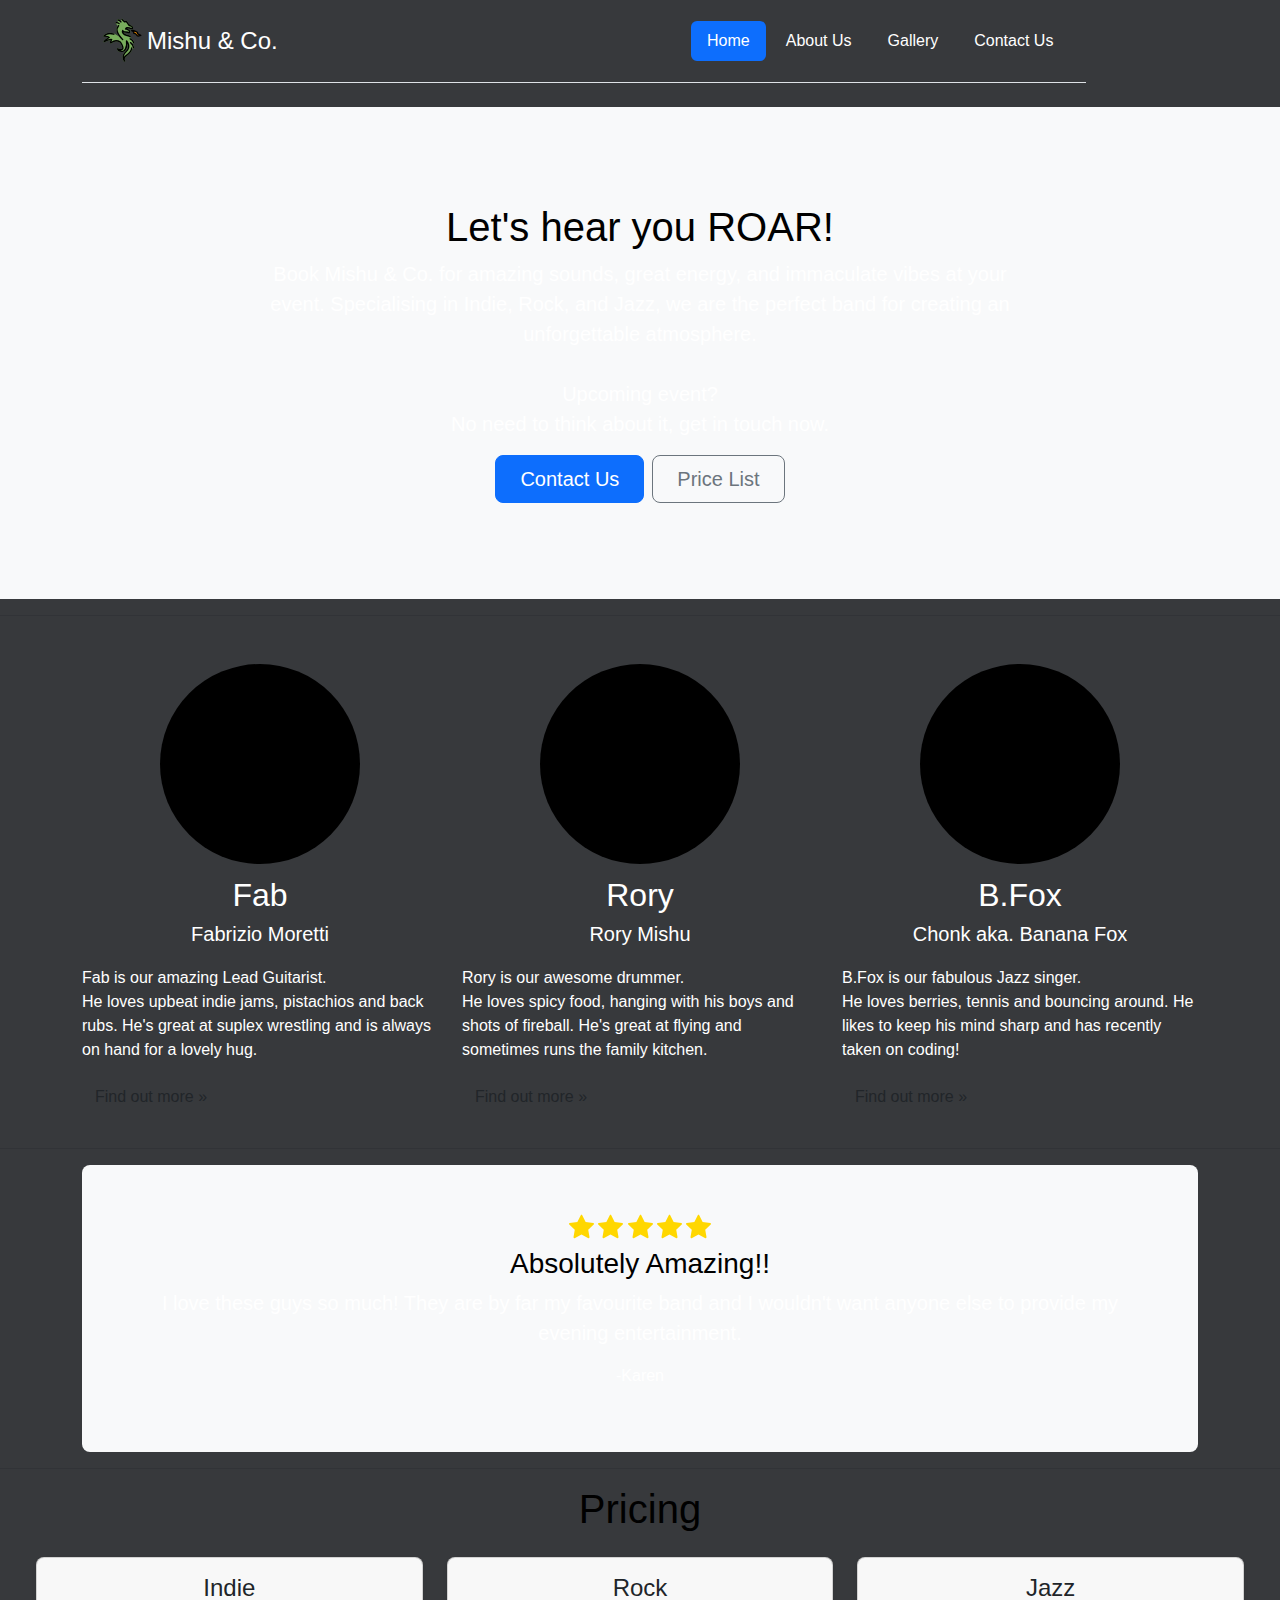
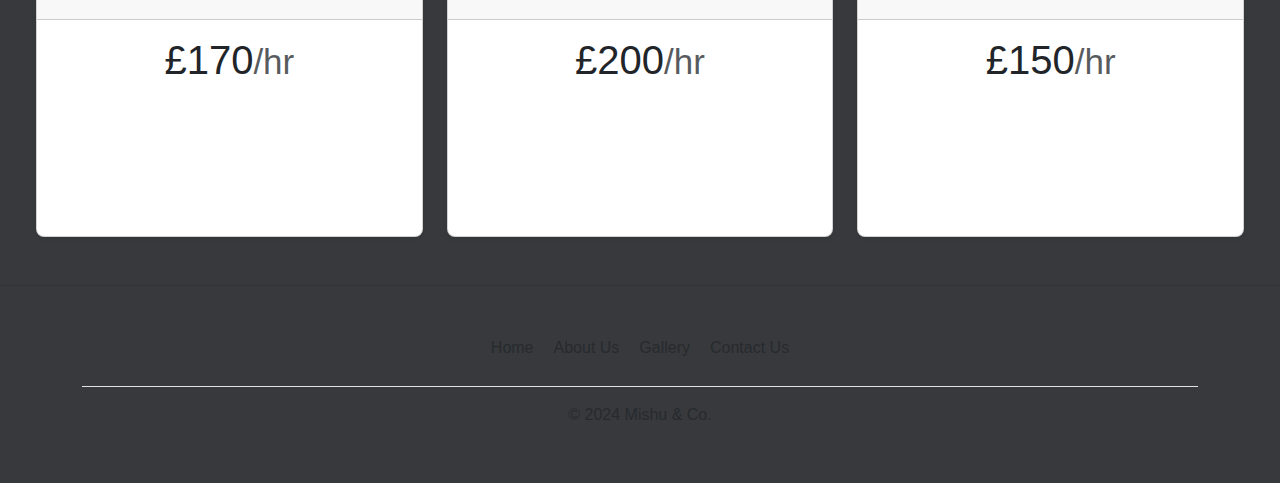
<file: Main.html>
<!DOCTYPE html>
<html lang="en">
<head>
    <meta charset="UTF-8">
    <meta name="viewport" content="width=device-width, initial-scale=1.0">
    <title>Document</title>
    <link rel="stylesheet" href="./styles.css" />
    <link href="https://cdn.jsdelivr.net/npm/bootstrap@5.3.3/dist/css/bootstrap.min.css" rel="stylesheet" integrity="sha384-QWTKZyjpPEjISv5WaRU9OFeRpok6YctnYmDr5pNlyT2bRjXh0JMhjY6hW+ALEwIH" crossorigin="anonymous">
    <script src="https://cdn.jsdelivr.net/npm/bootstrap@5.3.3/dist/js/bootstrap.bundle.min.js" integrity="sha384-YvpcrYf0tY3lHB60NNkmXc5s9fDVZLESaAA55NDzOxhy9GkcIdslK1eN7N6jIeHz" crossorigin="anonymous"></script>
    <link rel="stylesheet" href="./styles.css" />
    
    <!-- fonts -->
    <link rel="preconnect" href="https://fonts.googleapis.com">
    <link rel="preconnect" href="https://fonts.gstatic.com" crossorigin>
    <link href="https://fonts.googleapis.com/css2?family=Bebas+Neue&display=swap" rel="stylesheet">

    <link rel="preconnect" href="https://fonts.googleapis.com">
    <link rel="preconnect" href="https://fonts.gstatic.com" crossorigin>
    <link href="https://fonts.googleapis.com/css2?family=Abel&family=Bebas+Neue&family=Noto+Sans+Tamil:wght@100..900&display=swap" rel="stylesheet">
  </head>

<body>
  <!-- header -->
  <div class="container">
      <header class="d-flex flex-wrap justify-content-center py-3 mb-4 border-bottom">
        <a href="/" class="d-flex align-items-center mb-3 mb-md-0 me-md-auto link-body-emphasis text-decoration-none">
          <svg width="50px" height="50px" viewBox="0 0 72.00 72.00" id="emoji" xmlns="http://www.w3.org/2000/svg" fill="#000000" stroke="#000000"><g id="SVGRepo_bgCarrier" stroke-width="0"></g><g id="SVGRepo_tracerCarrier" stroke-linecap="round" stroke-linejoin="round"></g><g id="SVGRepo_iconCarrier"> <g id="color"> <path fill="#78ad5c" stroke="#78ad5c" stroke-linecap="round" stroke-linejoin="round" stroke-miterlimit="10" stroke-width="2" d="M46,24c-1.0833-0.5833-4-1-5.9167-0.9167C38.1667,23.1667,37,21,37,21c-0.9,1.35-0.315,2.7675,0.6007,3.9184 c1.1508,1.4463,2.8225,2.3985,4.6286,2.7916C47.7267,28.9066,48,30,48,30l-0.1945,2.8581 c3.8914,1.5502,4.6086,4.4578,4.8891,5.4505l-4.3577,0.0076c3.4697,2.4416,4.3264,7.3677,4.3264,7.3677L50,46 c-0.1667,3-3.5,7.9167-8,11s-2.25,7.75-2.25,7.75S34,58,42,51s0.5833-15,0.5833-15c1.5833,12-4.4167,14.5833-4.4167,14.5833 C30.3333,52.1667,29.75,47.25,29.75,47.25l3.75,1.4167c8.5,0.6667,0.1667-11.0833,0.1667-11.0833 C24.3333,32.1667,20,40,19.5833,38.5833c-0.4167-1.4167,1.5833-4.75,1.5833-4.75c-1.8333-1.1667-10.8333,3.0833-10.8333,3.0833 C9.6667,35.8333,17.5833,31,17.5833,31C16.1667,29,10,29,10,29s4-6,14.1667-2.8333L37,34c0,0-6.7368-6.8764-8-12 c-1.2801-5.1922,2.6184-8.4931,2-8l-3.3306-4.3319c1.9432-0.5218,3.5669,0.7807,4.1322,1.2131l-1.578-5.122 c2.5024,0.1211,3.7895,2.1179,4.2473,2.7901L36,5l3.9167,3.5c0,0,2.0833-1.5,3,0.25C43.8333,10.5,46,14,49.0833,14.5833 c3.0833,0.5833,1.5,3.9167,1.5,3.9167S46,17,44,17s-2.75,1.5833-2.75,1.5833S41,18,45,20S46,24,46,24"></path> <path fill="#ff9500" stroke="none" d="M50,21c0,0,4,2,3,4c0,0,3.3333,0,4.1667,2.5C58,30,63,28,63,28l-4.3333-2.1667c0,0,0-2.8333-1.3333-2.8333 C56,23,53,20,50,21z"></path> </g> <g id="hair"></g> <g id="skin"></g> <g id="skin-shadow"></g> <g id="line"> <path fill="none" stroke="#000000" stroke-linecap="round" stroke-linejoin="round" stroke-miterlimit="10" stroke-width="2" d="M52.6632,45.6838c0,0-0.8567-4.9261-4.3264-7.3677"></path> <path fill="none" stroke="#000000" stroke-linecap="round" stroke-linejoin="round" stroke-miterlimit="10" stroke-width="2" d="M52.6945,38.3086c-0.2805-0.9927-0.9977-3.9003-4.8891-5.4505"></path> <path fill="none" stroke="#000000" stroke-linecap="round" stroke-linejoin="round" stroke-miterlimit="10" stroke-width="2" d="M48,30c0,0-0.2733-1.0934-5.7707-2.29c-1.806-0.3931-3.4777-1.3453-4.6286-2.7916C36.685,23.7675,36.1,22.35,37,21 c0,0,1.1667,2.1667,3.0833,2.0833C42,23,44.9167,23.4167,46,24"></path> <path fill="none" stroke="#000000" stroke-linecap="round" stroke-linejoin="round" stroke-miterlimit="10" stroke-width="2" d="M46,24c0,0,3-2-1-4s-3.75-1.4167-3.75-1.4167S42,17,44,17s6.5833,1.5,6.5833,1.5s1.5833-3.3333-1.5-3.9167 C46,14,43.8333,10.5,42.9167,8.75c-0.9167-1.75-3-0.25-3-0.25L36,5"></path> <path fill="none" stroke="#000000" stroke-linecap="round" stroke-linejoin="round" stroke-miterlimit="10" stroke-width="2" d="M24.1667,26.1667C14,23,10,29,10,29s6.1667,0,7.5833,2c0,0-7.9167,4.8333-7.25,5.9167c0,0,9-4.25,10.8333-3.0833 c0,0-2,3.3333-1.5833,4.75c0.4167,1.4167,4.75-6.4167,14.0833-1c0,0,8.3333,11.75-0.1667,11.0833L29.75,47.25 c0,0,0.5833,4.9167,8.4167,3.3333c0,0,6-2.5833,4.4167-14.5833c0,0,7.4167,8-0.5833,15s-2.25,13.75-2.25,13.75S37.5,60.0833,42,57 s7.8333-8,8-11"></path> <path fill="none" stroke="#000000" stroke-linecap="round" stroke-linejoin="round" stroke-miterlimit="10" stroke-width="2" d="M31,14c0.6184-0.4931-3.2801,2.8078-2,8c1.2632,5.1236,8,12,8,12"></path> <path fill="none" stroke="#000000" stroke-linecap="round" stroke-linejoin="round" stroke-miterlimit="10" stroke-width="2" d="M34.4709,8.5493c-0.4579-0.6722-1.7449-2.669-4.2473-2.7901"></path> <path fill="none" stroke="#000000" stroke-linecap="round" stroke-linejoin="round" stroke-miterlimit="10" stroke-width="2" d="M31.8016,10.8812c-0.5653-0.4324-2.189-1.7348-4.1322-1.2131"></path> <path fill="none" stroke="#000000" stroke-linecap="round" stroke-linejoin="round" stroke-miterlimit="10" stroke-width="2" d="M50,21c0,0,4,2,3,4c0,0,3.3333,0,4.1667,2.5C58,30,63,28,63,28l-4.3333-2.1667c0,0,0-2.8333-1.3333-2.8333C56,23,53,20,50,21z"></path> </g> </g></svg>            
          
          <span class="fs-4 logo-font">Mishu & Co.</span>
        </a>
  
        <ul class="nav nav-pills">
          <li class="nav-item"><a href="#home-top" class="nav-link active" aria-current="page">Home</a></li>
          <li class="nav-item"><a href="./boys.html" class="nav-link">About Us</a></li>
          <li class="nav-item"><a href="./gallery.html" class="nav-link">Gallery</a></li>
          <li class="nav-item"><a href="./contact.html" class="nav-link">Contact Us</a></li>
          <!-- <li class="nav-item"><a href="#" class="nav-link">placeholder</a></li> -->
        </ul>
      </header>
  </div>
  
  <!-- mission statement -->
   <a id="home-top"></a>
  <div class="" >
    <div class="p-5 text-center bg-body-tertiary">
      <div class="container py-5">
        <h1 class="text-body-emphasis">Let's hear you ROAR!</h1>
        <p class="col-lg-8 mx-auto lead">
          Book Mishu & Co. for amazing sounds, great energy, and immaculate vibes at your event.
          Specialising in Indie, Rock, and Jazz, we are the perfect band for creating an unforgettable atmosphere.
          <br/>
          <br/>Upcoming event? 
          <br/>No need to think about it, get in touch now. 
        </p>
        <!-- buttons -->
        <div class="d-grid gap-2 d-sm-flex justify-content-sm-center">
          <a type="button" class="btn btn-primary btn-lg px-4 gap-3" href="./contact.html">Contact Us</a>
          <a type="button" class="btn btn-outline-secondary btn-lg px-4" href="./contact.html#price-list">Price List</a>
        </div>
      </div>
    </div>
  </div>
  <hr class="featurette-divider">

  <!-- the band -->
  <div class="container marketing mt-5">
    <div class="row">
      <div class="col-lg-4">
        <div class='d-flex justify-content-center'>        
          <svg class="bd-placeholder-img rounded-circle" width="200" height="200" xmlns="http://www.w3.org/2000/svg" role="img" aria-label="Placeholder" preserveAspectRatio="xMidYMid slice" focusable="false"><title>Placeholder</title><rect width="100%" height="100%" 
          fill="var(--fab-colour)"></rect></svg>
        </div>
        <div class="bg-fab px-2 py-1 my-2 rounded-1">
          <h2 class="fw-normal d-flex justify-content-center">Fab</h2>
          <h5 class="d-flex justify-content-center">Fabrizio Moretti</h5>
        </div>
        <p>
          Fab is our amazing Lead Guitarist. 
          <br/>He loves upbeat indie jams, pistachios and back rubs.
          He's great at suplex wrestling and is always on hand for a lovely hug.
        </p>
        <p><a class="btn btn-fab" href="./boys.html#about-fab">Find out more »</a></p>
      </div><!-- /.col-lg-4 -->
      <div class="col-lg-4">
        <div class="d-flex justify-content-center">    
        <svg class="bd-placeholder-img rounded-circle" width="200" height="200" xmlns="http://www.w3.org/2000/svg" role="img" aria-label="Placeholder" preserveAspectRatio="xMidYMid slice" focusable="false"><title>Placeholder</title><rect width="100%" height="100%" 
          fill="var(--rory-colour)"></rect></svg>
        </div>
        
        <div class="bg-rory px-2 py-1 my-2 rounded-1">
    
          <h2 class="fw-normal d-flex justify-content-center">Rory</h2>
          <h5 class="d-flex justify-content-center">Rory Mishu</h5>
        </div>  
        <p>
          Rory is our awesome drummer. 
          <br/>He loves spicy food, hanging with his boys and shots of fireball. 
          He's great at flying and sometimes runs the family kitchen. 
        </p>  
        <p><a class="btn btn-rory" href="./boys.html#about-rory">Find out more »</a></p>
      </div><!-- /.col-lg-4 -->
      <div class="col-lg-4">
        <div class='d-flex justify-content-center'>        
        <svg class="bd-placeholder-img rounded-circle" width="200" height="200" xmlns="http://www.w3.org/2000/svg" role="img" aria-label="Placeholder" preserveAspectRatio="xMidYMid slice" focusable="false"><title>Placeholder</title><rect width="100%" height="100%" 
          fill="var(--chonk-colour)"></rect></svg>
        </div>
        <div class="bg-chonk px-2 py-1 my-2 rounded-1">
          <h2 class="fw-normal d-flex justify-content-center">B.Fox</h2>
          <h5 class="d-flex justify-content-center">Chonk aka. Banana Fox</h5>
        </div>
        <p>
          B.Fox is our fabulous Jazz singer. 
          <br/>He loves berries, tennis and bouncing around.
          He likes to keep his mind sharp and has recently taken on coding!</p>
        <p><a class="btn btn-chonk" href="./boys.html#about-chonk">Find out more »</a></p>
      </div><!-- /.col-lg-4 -->
    </div>
  </div>
  <hr class="featurette-divider">

  <!-- Reviews -->
  <div class="container my-0">
    <div class="p-5 text-center bg-body-tertiary rounded-3">
      <svg class="m-0.5" xmlns="http://www.w3.org/2000/svg" width="25" height="25" fill="gold" class="bi bi-star-fill" viewBox="0 0 16 16 ">
        <path d="M3.612 15.443c-.386.198-.824-.149-.746-.592l.83-4.73L.173 6.765c-.329-.314-.158-.888.283-.95l4.898-.696L7.538.792c.197-.39.73-.39.927 0l2.184 4.327 4.898.696c.441.062.612.636.282.95l-3.522 3.356.83 4.73c.078.443-.36.79-.746.592L8 13.187l-4.389 2.256z"/>
      </svg>
      <svg class="m-0.5" xmlns="http://www.w3.org/2000/svg" width="25" height="25" fill="gold" class="bi bi-star-fill" viewBox="0 0 16 16 ">
        <path d="M3.612 15.443c-.386.198-.824-.149-.746-.592l.83-4.73L.173 6.765c-.329-.314-.158-.888.283-.95l4.898-.696L7.538.792c.197-.39.73-.39.927 0l2.184 4.327 4.898.696c.441.062.612.636.282.95l-3.522 3.356.83 4.73c.078.443-.36.79-.746.592L8 13.187l-4.389 2.256z"/>
      </svg>
      <svg class="m-0.5" xmlns="http://www.w3.org/2000/svg" width="25" height="25" fill="gold" class="bi bi-star-fill" viewBox="0 0 16 16 ">
        <path d="M3.612 15.443c-.386.198-.824-.149-.746-.592l.83-4.73L.173 6.765c-.329-.314-.158-.888.283-.95l4.898-.696L7.538.792c.197-.39.73-.39.927 0l2.184 4.327 4.898.696c.441.062.612.636.282.95l-3.522 3.356.83 4.73c.078.443-.36.79-.746.592L8 13.187l-4.389 2.256z"/>
      </svg>
      <svg class="m-0.5" xmlns="http://www.w3.org/2000/svg" width="25" height="25" fill="gold" class="bi bi-star-fill" viewBox="0 0 16 16 ">
        <path d="M3.612 15.443c-.386.198-.824-.149-.746-.592l.83-4.73L.173 6.765c-.329-.314-.158-.888.283-.95l4.898-.696L7.538.792c.197-.39.73-.39.927 0l2.184 4.327 4.898.696c.441.062.612.636.282.95l-3.522 3.356.83 4.73c.078.443-.36.79-.746.592L8 13.187l-4.389 2.256z"/>
      </svg>
      <svg class="m-0.5" xmlns="http://www.w3.org/2000/svg" width="25" height="25" fill="gold" class="bi bi-star-fill" viewBox="0 0 16 16 ">
        <path d="M3.612 15.443c-.386.198-.824-.149-.746-.592l.83-4.73L.173 6.765c-.329-.314-.158-.888.283-.95l4.898-.696L7.538.792c.197-.39.73-.39.927 0l2.184 4.327 4.898.696c.441.062.612.636.282.95l-3.522 3.356.83 4.73c.078.443-.36.79-.746.592L8 13.187l-4.389 2.256z"/>
      </svg>
      
      <h3 class="text-body-emphasis m-2">Absolutely Amazing!!</h3>
      <p class="lead">
        I love these guys so much! They are by far my favourite band and I wouldn't want anyone else to provide my evening entertainment. 
        <p>-Karen</p>
      </p>
    </div>
  </div>
  <hr class="featurette-divider">

  <!-- pricing -->
   <div>
    <h2 class="fs-1 text-body-emphasis text-center">Pricing</h2>
   </div>
  <div class="row row-cols-1 row-cols-md-3 m-4 text-center">
    <div class="col">
      <div class="card mb-4 rounded-3 shadow-sm">
        <div class="card-header py-3">
          <h4 class="my-0 fw-normal">Indie</h4>
        </div>
        <div class="card-body">
          <h1 class="card-title pricing-card-title">£170<small class="text-body-secondary fw-light">/hr</small></h1>
          <ul class="list-unstyled mt-3 mb-4">
            <li class="fw-semibold">Fab - Lead Guitart</li>
            <li>Supported By:</li>
            <li class="fw-semibold">Rory - Drums</li> 
            <li class="fw-semibold">B.Fox - Bass Guitar</li>
          </ul>
          <!-- <button type="button" class="w-100 btn btn-lg btn-primary">More about Fab</button> -->
        </div>
      </div>
    </div>
    <div class="col">
      <div class="card mb-4 rounded-3 shadow-sm">
        <div class="card-header py-3">
          <h4 class="my-0 fw-normal">Rock</h4>
        </div>
        <div class="card-body">
          <h1 class="card-title pricing-card-title">£200<small class="text-body-secondary fw-light">/hr</small></h1>
          <ul class="list-unstyled mt-3 mb-4">
            <li class="fw-semibold">Rory - Drums & Lead Vocals</li>
            <li>Supported By:</li>
            <li class="fw-semibold">Fab - Guitar</li>
            <li class="fw-semibold">B.Fox - Tamborine</li>
          </ul>
          <!-- <button type="button" class="w-100 btn btn-lg btn-primary">More about Rory</button> -->
        </div>
      </div>
    </div>
    <div class="col">
      <div class="card mb-4 rounded-3 shadow-sm">
        <div class="card-header py-3">
          <h4 class="my-0 fw-normal">Jazz</h4>
        </div>
        <div class="card-body">
          <h1 class="card-title pricing-card-title">£150<small class="text-body-secondary fw-light">/hr</small></h1>
          <ul class="list-unstyled mt-3 mb-4">
            <li class="fw-semibold">B.Fox - Lead Vocals</li>
            <li>Supported By:</li>
            <li class="fw-semibold">Fab - Bass</li>
            <li class="fw-semibold">Rory - Drums</li>
          </ul>
          <!-- <button type="button" class="w-100 btn btn-lg btn-primary">More about B.Fox</button> -->
        </div>
      </div>
    </div>
  </div>

  <hr class="featurette-divider">
  <!-- footer -->
  <div class="container mt-4">
    <footer class="py-3 my-4">
      <ul class="nav justify-content-center border-bottom pb-3 mb-3">
        <li class="nav-item"><a href="#home-top" class="nav-link px-2 text-body-secondary">Home</a></li>
        <li class="nav-item"><a href="./boys.html" class="nav-link px-2 text-body-secondary">About Us</a></li>
        <li class="nav-item"><a href="./gallery.html" class="nav-link px-2 text-body-secondary">Gallery</a></li>
        <li class="nav-item"><a href="./contact.html" class="nav-link px-2 text-body-secondary">Contact Us</a></li>
        <!-- <li class="nav-item"><a href="#" class="nav-link px-2 text-body-secondary">Gallery</a></li> -->
      </ul>
      <p class="text-center text-body-secondary">© 2024 Mishu & Co.</p>
    </footer>
  </div>




</body>
</html>
</file>
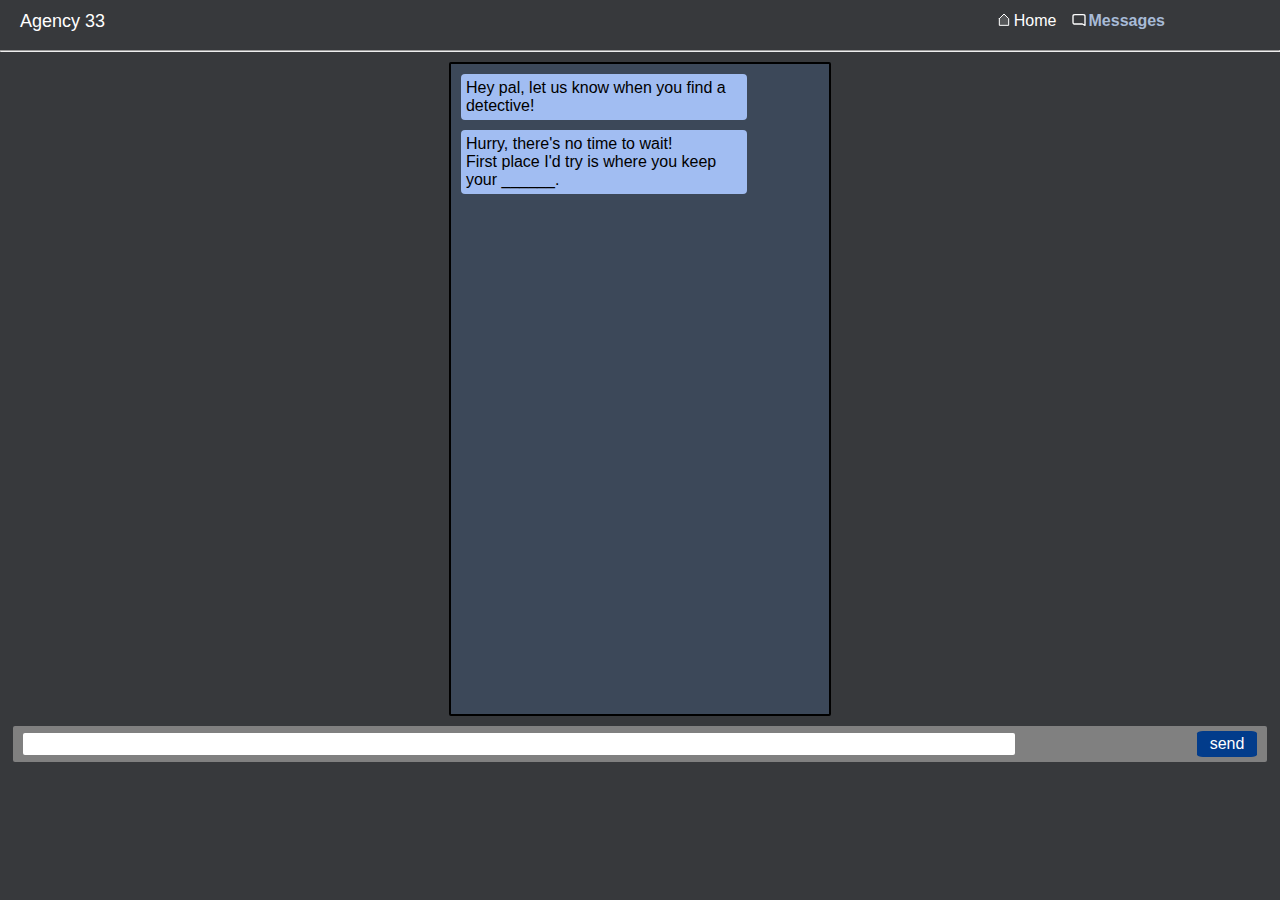
<file: messages.html>
<!DOCTYPE html>
<html lang="en">
<head>
    <meta charset="UTF-8">
    <meta name="viewport" content="width=device-width, initial-scale=1.0">
    <title>£ncRpT3DW£bPaG3</title>
    <link rel="stylesheet" href="./styles.css">
    <link rel="preconnect" href="https://fonts.googleapis.com">
    <link rel="preconnect" href="https://fonts.gstatic.com" crossorigin>
    <link rel="preconnect" href="https://fonts.googleapis.com">
    <link rel="preconnect" href="https://fonts.gstatic.com" crossorigin>
    <link href="https://fonts.googleapis.com/css2?family=EB+Garamond:ital,wght@0,400..800;1,400..800&family=Jomolhari&family=Playfair:ital,opsz,wght@0,5..1200,300..900;1,5..1200,300..900&display=swap" rel="stylesheet">
</head>

<body>
<header>
    <div class="logo">
        <p>Agency 33</p>
    </div>
    <div class="navigation">
        <ul>
            <li class="nav-item">
                <svg height="16px" viewBox="0 0 24 24" fill="none" xmlns="http://www.w3.org/2000/svg" stroke="#ffffff"><g id="SVGRepo_bgCarrier" stroke-width="0"></g><g id="SVGRepo_tracerCarrier" stroke-linecap="round" stroke-linejoin="round"></g><g id="SVGRepo_iconCarrier"> <path opacity="0.15" d="M5 10L12 3L19 10L19 20H5L5 10Z" fill="#ffffff"></path> <path d="M4.99999 10L12 3L19 10L19 20H5L4.99999 10Z" stroke="#ffffff" stroke-width="1.5" stroke-linecap="round" stroke-linejoin="round"></path> </g></svg>
                <a href="./index.html">Home</a></li>
            <li class="nav-item current">
                <svg height="16px" viewBox="0 0 24 24" fill="none" xmlns="http://www.w3.org/2000/svg" stroke="#ffffff"><g id="SVGRepo_bgCarrier" stroke-width="0"></g><g id="SVGRepo_tracerCarrier" stroke-linecap="round" stroke-linejoin="round"></g><g id="SVGRepo_iconCarrier"> <path d="M3 7.2C3 6.07989 3 5.51984 3.21799 5.09202C3.40973 4.71569 3.71569 4.40973 4.09202 4.21799C4.51984 4 5.0799 4 6.2 4H17.8C18.9201 4 19.4802 4 19.908 4.21799C20.2843 4.40973 20.5903 4.71569 20.782 5.09202C21 5.51984 21 6.0799 21 7.2V20L17.6757 18.3378C17.4237 18.2118 17.2977 18.1488 17.1656 18.1044C17.0484 18.065 16.9277 18.0365 16.8052 18.0193C16.6672 18 16.5263 18 16.2446 18H6.2C5.07989 18 4.51984 18 4.09202 17.782C3.71569 17.5903 3.40973 17.2843 3.21799 16.908C3 16.4802 3 15.9201 3 14.8V7.2Z" stroke="#ffffff" stroke-width="2" stroke-linecap="round" stroke-linejoin="round"></path> </g></svg>
                <a href="./messages.html">Messages</a></li>
        </ul>
    </div>

</header>
<hr />
<div class="main">
    <div class="messenger">
       
        <div class="msg inbound">
            <div class="msg-bubble">
                <p class="msg-content">
                    Hey pal, let us know when you find a detective!
                </p>
            </div>
        </div>
        <div class="msg inbound">
            <div class="msg-bubble">
                <p class="msg-content">
                    Hurry, there's no time to wait!
                    <br/>First place I'd try is where you keep your ______.
                </p>
            </div>
        </div>
        <div class="msg"><div class="msg-bubble"><p class="msg-content"></p></div></div>
        <div class="msg"><div class="msg-bubble"><p class="msg-content"></p></div></div>
        <div class="msg"><div class="msg-bubble"><p class="msg-content"></p></div></div>
        <div class="msg"><div class="msg-bubble"><p class="msg-content"></p></div></div>
        <div class="msg"><div class="msg-bubble"><p class="msg-content"></p></div></div>
        <div class="msg"><div class="msg-bubble"><p class="msg-content"></p></div></div>
        <div class="msg"><div class="msg-bubble"><p class="msg-content"></p></div></div>
        <div class="msg"><div class="msg-bubble"><p class="msg-content"></p></div></div>
        <div class="msg"><div class="msg-bubble"><p class="msg-content"></p></div></div>
        <div class="msg"><div class="msg-bubble"><p class="msg-content"></p></div></div>
        <div class="msg"><div class="msg-bubble"><p class="msg-content"></p></div></div>
        <div class="msg"><div class="msg-bubble"><p class="msg-content"></p></div></div>
        <div class="msg"><div class="msg-bubble"><p class="msg-content"></p></div></div>
        <div class="msg"><div class="msg-bubble"><p class="msg-content"></p></div></div>
        <div class="msg"><div class="msg-bubble"><p class="msg-content"></p></div></div>
        <div class="msg"><div class="msg-bubble"><p class="msg-content"></p></div></div>
        <div class="msg"><div class="msg-bubble"><p class="msg-content"></p></div></div>
        <div class="msg"><div class="msg-bubble"><p class="msg-content"></p></div></div>
        <div class="msg"><div class="msg-bubble"><p class="msg-content"></p></div></div>
        <div class="msg"><div class="msg-bubble"><p class="msg-content"></p></div></div>
        <div class="msg"><div class="msg-bubble"><p class="msg-content"></p></div></div>
        <div class="msg"><div class="msg-bubble"><p class="msg-content"></p></div></div>
        <div class="msg"><div class="msg-bubble"><p class="msg-content"></p></div></div>
        <div class="msg"><div class="msg-bubble"><p class="msg-content"></p></div></div>
        <div class="msg"><div class="msg-bubble"><p class="msg-content"></p></div></div>
        <div class="msg"><div class="msg-bubble"><p class="msg-content"></p></div></div>
        <div class="msg"><div class="msg-bubble"><p class="msg-content"></p></div></div>
        <div class="msg"><div class="msg-bubble"><p class="msg-content"></p></div></div>
        <div class="msg"><div class="msg-bubble"><p class="msg-content"></p></div></div>
        <div class="msg"><div class="msg-bubble"><p class="msg-content"></p></div></div>
        <div class="msg"><div class="msg-bubble"><p class="msg-content"></p></div></div>
        <div class="msg"><div class="msg-bubble"><p class="msg-content"></p></div></div>
        <div class="msg"><div class="msg-bubble"><p class="msg-content"></p></div></div>
        <div class="msg"><div class="msg-bubble"><p class="msg-content"></p></div></div>
        <div class="msg"><div class="msg-bubble"><p class="msg-content"></p></div></div>
        <div class="msg"><div class="msg-bubble"><p class="msg-content"></p></div></div>
        <div class="msg"><div class="msg-bubble"><p class="msg-content"></p></div></div>
        <div class="msg"><div class="msg-bubble"><p class="msg-content"></p></div></div>
        <div class="msg"><div class="msg-bubble"><p class="msg-content"></p></div></div>
        <div class="msg"><div class="msg-bubble"><p class="msg-content"></p></div></div>
        <div class="msg"><div class="msg-bubble"><p class="msg-content"></p></div></div>
        <div class="msg"><div class="msg-bubble"><p class="msg-content"></p></div></div>





        
    </div>
    <div class="message-input">
        <input class="input" type="text" name="message-text" />
        <button class="button send">send</button>
    </div>
</div> 


<script src="./messages.js" charset="utf-8"></script>

</body>
</html>
</file>
<file: styles.css>
* {
    font-family: Arial, Helvetica, sans-serif;
    color: white;
}
body {
    background-color: #37393c;
    margin: 0px;
}
.main {
    margin: 8px;
}
header {
    display: flex;
    justify-content: space-between;
    align-items: center;
    padding: 10px 15px;
    width: 90%;
}

.text-centre {
    text-align: center;
}

.navigation ul{
    display: flex;
    gap: 10px;
    justify-content: right;
    align-items: end;
    margin:  0 0 0px 0;
}

.logo {
    text-align: left;
    margin-left: 5px;
}
.logo p {
    font-size: large;
    margin: 0px;

}
.nav-item{
    list-style: none;
    display: flex;
    justify-content: left;
    padding: 2px;
    border-radius:3px 3px;
}

.nav-item a {
    color: white;
    text-decoration: none;
}

.nav-item svg {
    margin-right: 2px;
}

.nav-item.current a {
    font-weight: bold;
    color: #a7bbd7;
}

.message-alert {
    color: orangered;
}

.messenger {
    border: black solid 2px;
    padding: 10px;
    margin: 10px;
    border-radius: 2px 2px;
    display: flex;
    flex-direction: column;
    gap: 10px;
    height: 70vh;
    overflow: scroll;
    background-color: #3c4859;
    justify-self: center;
}

.inbound {
    align-self: start;
    width: 80%;
    display: flex;
    flex-direction: column;
    align-items: start;
}
.outbound {
    align-self: end;
    width: 80%;
    display: flex;
    flex-direction: column;
    align-items: end;
}
.msg-bubble {
    border-radius: 4px 4px;
    background-color: #a1bdf2;
    padding: 5px;
}
.msg {
    margin: 0px;
}

.msg p {
    text-align: left;
    margin: 0px;
    color: black;
}
.message-input {
    display: flex;
    justify-content: space-between;
    align-items: center;
    background-color: gray;
    border-radius: 2px 2px;
    padding: 5px 10px;
    margin: 5px 5px;
    gap: 10px;
    margin-top: auto;
}
input {
    background-color: white;
    color: black;
    border-radius: 2px 2px;
    border-style: hidden;
    width: 80%;
    height: 20px;
    padding-left: 3px;
}
.button {
    text-align: center;
    border-radius: 10%;
    border: none;
    padding: 4px;
}
button.send {
    background-color: #023c8b;
    color: white;
    width: 60px;
    font-size: medium;
    
    
}

.button.submit {
    background-color: #de2c2c;
}


@media (max-width: 600px) {
    header {
        display: inline-flex;
        flex-direction: row;
  
    }
    .logo {
        margin-left: 10px;
        width: 200px;
        text-align: left;
    }
    .navigation {
        padding-right: 5px;
        justify-content: right;
        align-items: end;
    }
    .navigation ul {
        display: flex;
    }


}
</file>
